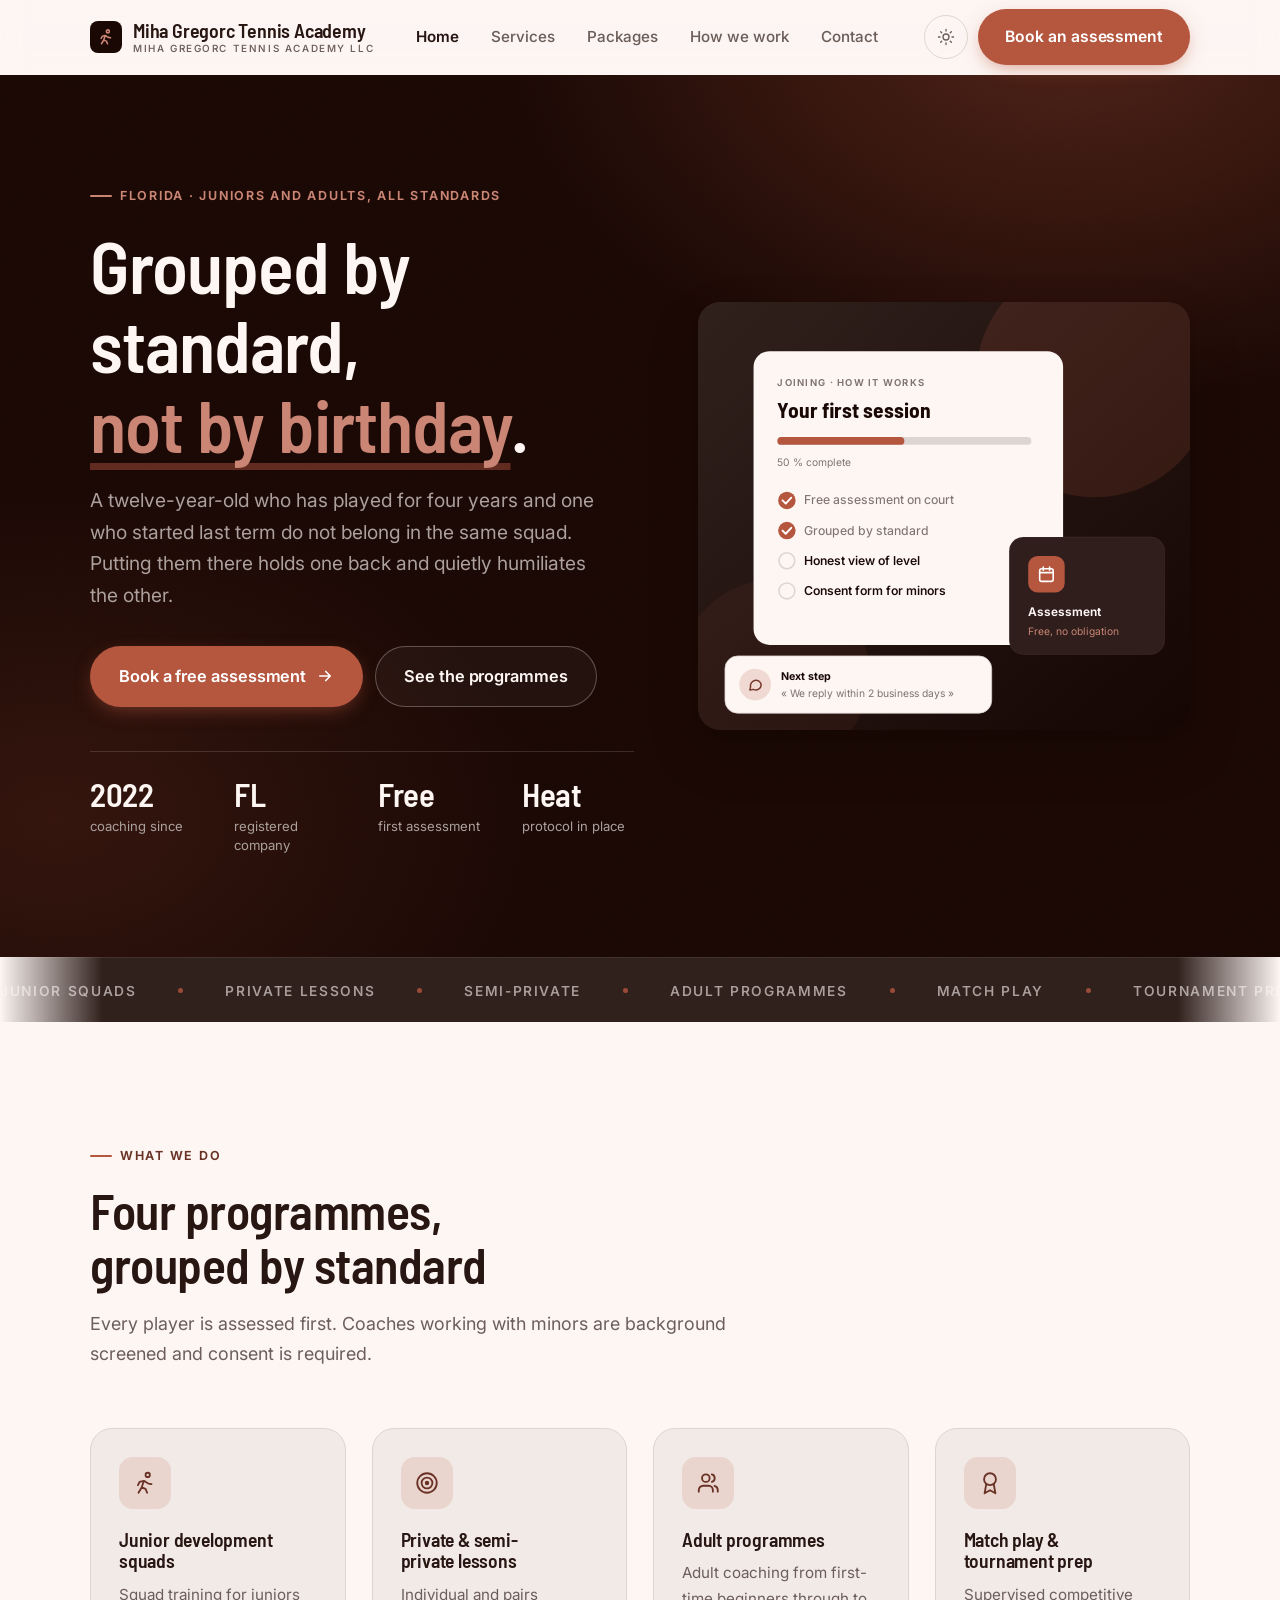
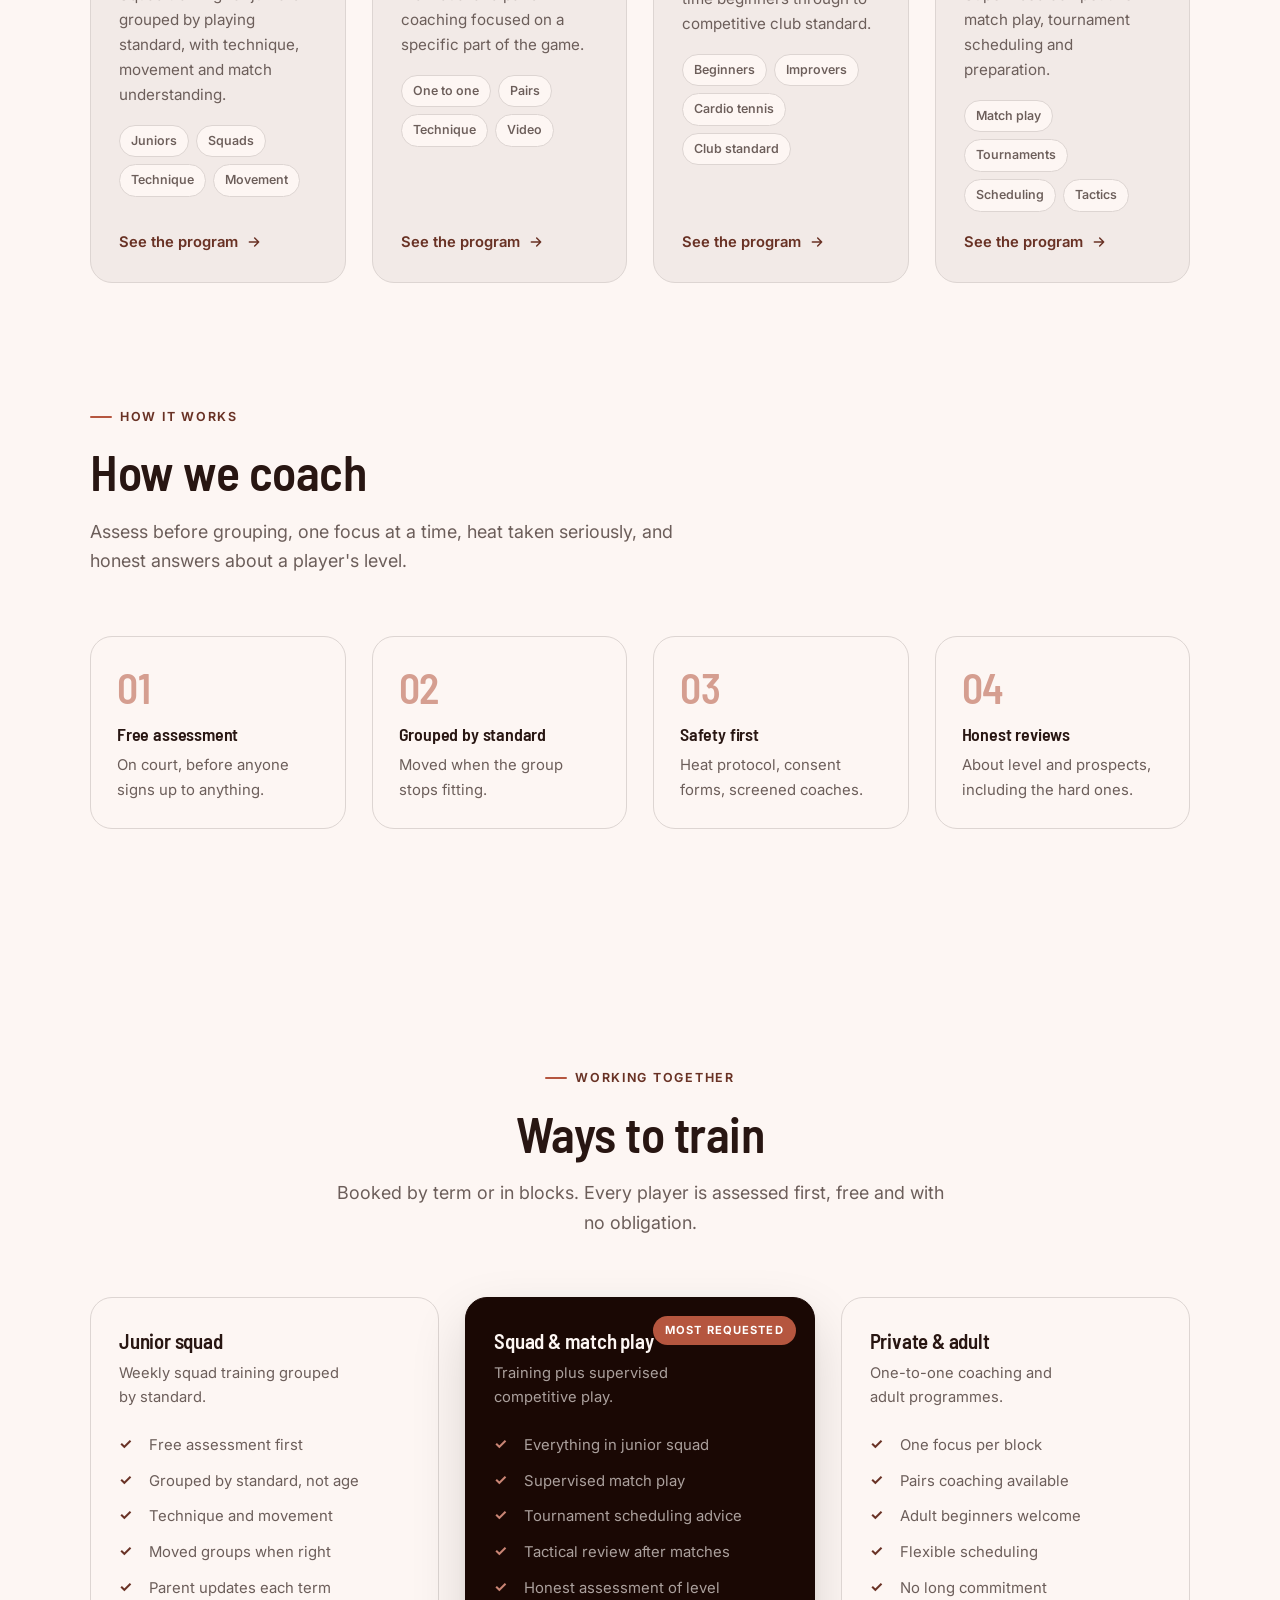
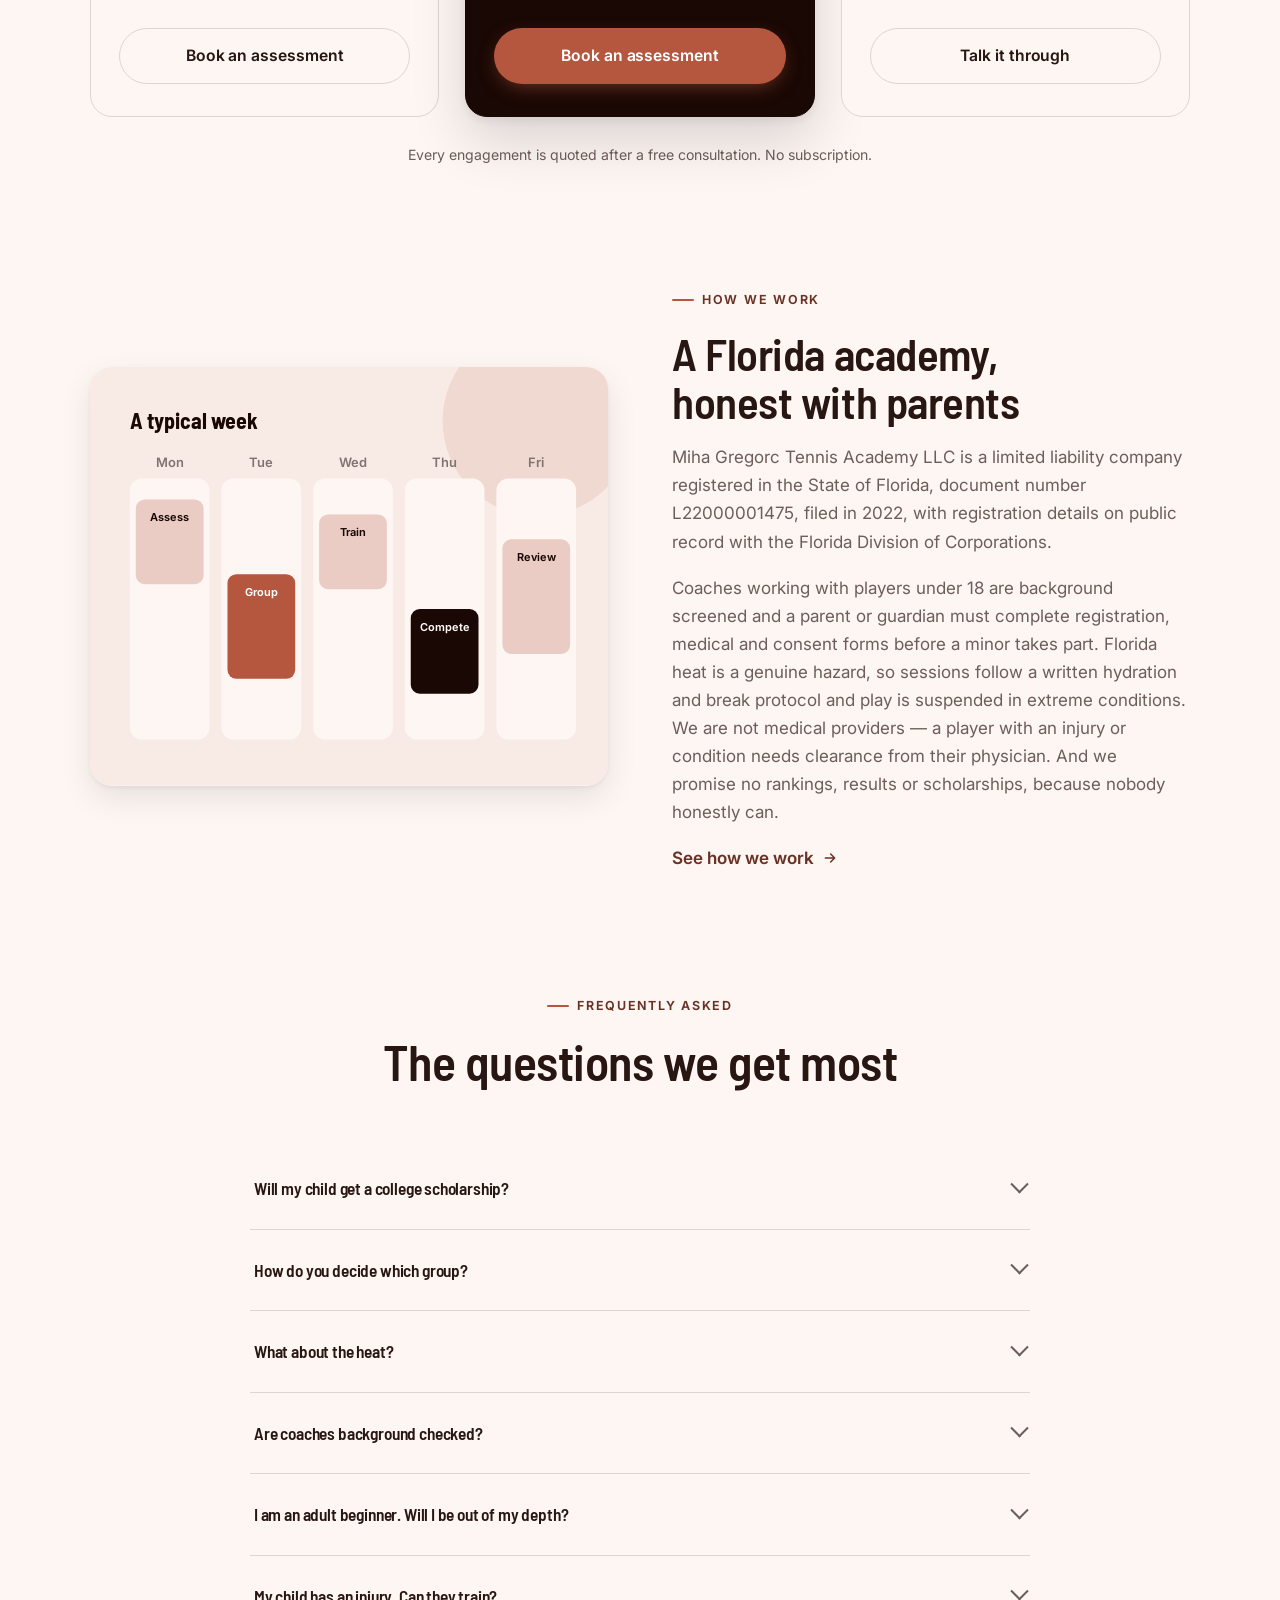
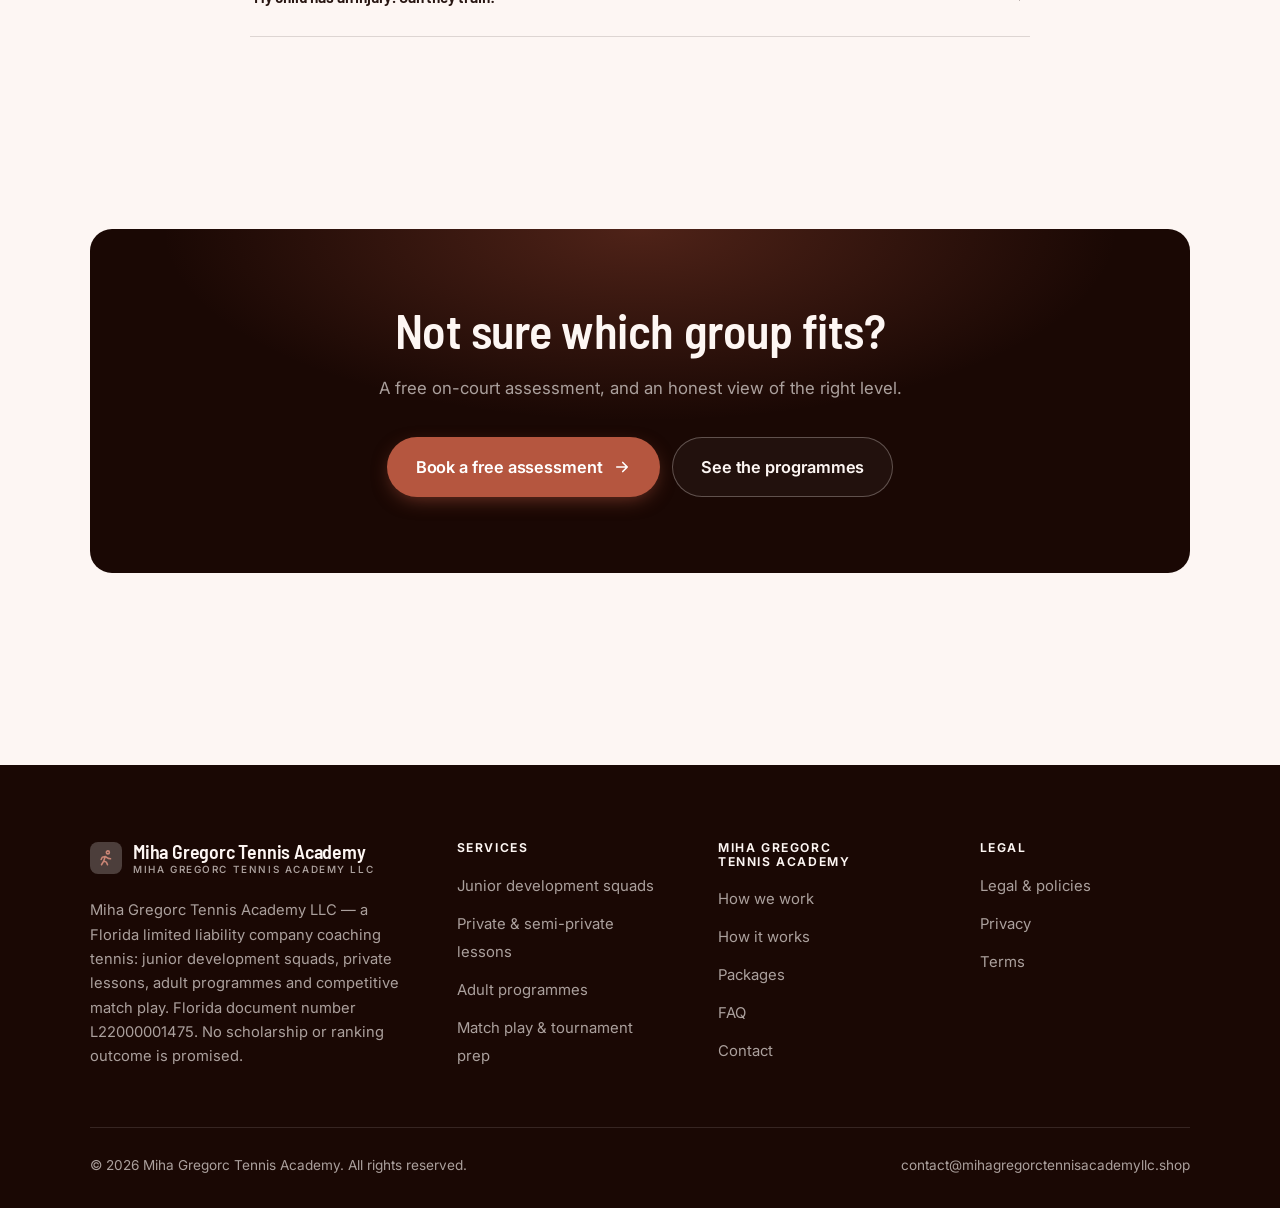
<file: index.html>
<!DOCTYPE html>
<html lang="en" class="no-js">
<head>
<meta charset="utf-8">
<meta name="viewport" content="width=device-width, initial-scale=1">
<title>Miha Gregorc Tennis Academy LLC — tennis coaching in Florida</title>
<meta name="description" content="Miha Gregorc Tennis Academy LLC, a Florida tennis academy: junior development squads, private lessons, adult programmes and supervised competitive match play.">
<link rel="canonical" href="https://mihagregorctennisacademyllc.shop/">

<meta property="og:type" content="website">
<meta property="og:url" content="https://mihagregorctennisacademyllc.shop/">
<meta property="og:site_name" content="Miha Gregorc Tennis Academy">
<meta property="og:locale" content="en_US">
<meta property="og:title" content="Miha Gregorc Tennis Academy LLC — tennis coaching in Florida">
<meta property="og:description" content="Miha Gregorc Tennis Academy LLC, a Florida tennis academy: junior development squads, private lessons, adult programmes and supervised competitive match play.">
<meta name="theme-color" content="#1a0804">

<link rel="icon" href="assets/img/favicon.svg" type="image/svg+xml">
<link rel="preconnect" href="https://fonts.googleapis.com">
<link rel="preconnect" href="https://fonts.gstatic.com" crossorigin>
<link rel="stylesheet" href="https://fonts.googleapis.com/css2?family=Barlow+Semi+Condensed:wght@400;500;600;700&family=Inter:wght@400..700&display=swap">
<link rel="stylesheet" href="assets/css/style.css">

<!-- Thème appliqué avant le premier rendu (évite le flash) -->
<script>
document.documentElement.classList.remove('no-js');
(function(){try{var t=localStorage.getItem('site-theme');if(t){document.documentElement.setAttribute('data-theme',t);}}catch(e){}})();
</script>
<script type="application/ld+json">
{
  "@context": "https://schema.org",
  "@type": "Organization",
  "name": "Miha Gregorc Tennis Academy",
  "url": "https://mihagregorctennisacademyllc.shop/",
  "email": "contact@mihagregorctennisacademyllc.shop",
  "description": "Miha Gregorc Tennis Academy LLC, a Florida tennis academy: junior development squads, private lessons, adult programmes and supervised competitive match play.",
  "areaServed": "US",
  "knowsLanguage": "en"
}
</script>
</head>

<body>
<a class="skip-link" href="#main">Skip to main content</a>

<header class="site-header">
  <nav class="wrap nav" aria-label="Main navigation">
    <a class="brand" href="index.html">
      <svg class="brand__mark" viewBox="0 0 64 64" aria-hidden="true">
        <rect class="bm-bg" width="64" height="64" rx="16"/>
        <g class="bm-ic" transform="translate(14 14) scale(1.5)" fill="none" stroke-width="2.1" stroke-linecap="round" stroke-linejoin="round"><circle cx="14.5" cy="4.5" r="2"/><path d="M6 21l3-5 3.5 1.5L14 21M9 16l2-6 4 2.5 3 .5M11 10l-4 1-1.5 3"/></g>
      </svg>
      <span>Miha Gregorc Tennis Academy<span class="brand__sub">Miha Gregorc Tennis Academy LLC</span></span>
    </a>

    <ul class="nav__links" id="nav-links">
      <li><a href="index.html" aria-current="page">Home</a></li>
      <li><a href="programs.html">Services</a></li>
      <li><a href="index.html#pricing">Packages</a></li>
      <li><a href="about.html">How we work</a></li>
      <li><a href="contact.html">Contact</a></li>
      <li><a class="btn btn--primary" href="contact.html">Book an assessment</a></li>
    </ul>

    <div class="nav__cta">
      <button class="theme-toggle" type="button" aria-label="Switch to dark theme">
        <svg class="icon-sun" viewBox="0 0 24 24" fill="none" stroke="currentColor" stroke-width="1.8" stroke-linecap="round" aria-hidden="true"><circle cx="12" cy="12" r="4"/><path d="M12 2v2m0 16v2M2 12h2m16 0h2M4.9 4.9l1.4 1.4m11.4 11.4 1.4 1.4M19.1 4.9l-1.4 1.4M6.3 17.7l-1.4 1.4"/></svg>
        <svg class="icon-moon" viewBox="0 0 24 24" fill="none" stroke="currentColor" stroke-width="1.8" stroke-linecap="round" stroke-linejoin="round" aria-hidden="true"><path d="M21 12.8A9 9 0 1 1 11.2 3a7 7 0 0 0 9.8 9.8z"/></svg>
      </button>
      <a class="btn btn--primary" href="contact.html">Book an assessment</a>
      <button class="nav__toggle" type="button" aria-expanded="false" aria-controls="nav-links" aria-label="Open menu">
        <svg class="icon-open" viewBox="0 0 24 24" fill="none" stroke="currentColor" stroke-width="2" stroke-linecap="round" aria-hidden="true"><path d="M3 6h18M3 12h18M3 18h18"/></svg>
        <svg class="icon-close" viewBox="0 0 24 24" fill="none" stroke="currentColor" stroke-width="2" stroke-linecap="round" aria-hidden="true"><path d="M6 6l12 12M18 6L6 18"/></svg>
      </button>
    </div>
  </nav>
</header>

<main id="main">

<section class="hero">
  <div class="wrap hero__inner">
    <div>
      <span class="eyebrow hero__eyebrow">Florida · Juniors and adults, all standards</span>
      <h1>Grouped by standard,<br> <em>not by birthday</em>.</h1>
      <p class="hero__lede">A twelve-year-old who has played for four years and one who started last term do not belong in the same squad. Putting them there holds one back and quietly humiliates the other.</p>

      <div class="hero__actions">
        <a class="btn btn--primary btn--lg" href="contact.html">Book a free assessment <svg viewBox="0 0 24 24" fill="none" stroke="currentColor" stroke-width="2.2" stroke-linecap="round" stroke-linejoin="round" aria-hidden="true"><path d="M5 12h14M13 6l6 6-6 6"/></svg></a>
        <a class="btn btn--on-dark btn--lg" href="programs.html">See the programmes</a>
      </div>

      <ul class="hero__proof">
        <li><span class="stat__num">2022</span><span class="stat__label">coaching since</span></li>
        <li><span class="stat__num">FL</span><span class="stat__label">registered company</span></li>
        <li><span class="stat__num">Free</span><span class="stat__label">first assessment</span></li>
        <li><span class="stat__num">Heat</span><span class="stat__label">protocol in place</span></li>
      </ul>
    </div>

    <div class="hero__art">
      <svg viewBox="0 0 620 540" role="img" aria-label="How joining Miha Gregorc Tennis Academy works, from free assessment to the right squad.">
        <defs>
          <linearGradient id="hbg" x1="0" y1="0" x2="1" y2="1">
            <stop offset="0" stop-color="#31211d"/><stop offset="1" stop-color="#150603"/>
          </linearGradient>
        </defs>
        <rect width="620" height="540" rx="22" fill="url(#hbg)"/>
        <circle cx="500" cy="96" r="150" fill="#b5563f" opacity=".16"/>
        <circle cx="96" cy="470" r="120" fill="#b5563f" opacity=".08"/>

        <g style="font-family: var(--font-body)">
          <!-- Carte programme -->
          <rect x="70" y="62" width="390" height="370" rx="20" fill="#fdf6f3"/>
          <text x="100" y="106" font-size="12" font-weight="650" letter-spacing="1.6" fill="#807370">JOINING · HOW IT WORKS</text>
          <text x="100" y="146" font-size="27" font-weight="700" fill="#1a0804" style="font-family: var(--font-display)">Your first session</text>
          <rect x="100" y="170" width="320" height="10" rx="5" fill="#ddd5d2"/>
          <rect x="100" y="170" width="160" height="10" rx="5" fill="#b5563f"/>
          <text x="100" y="206" font-size="13" fill="#807370">50 % complete</text>
          <circle cx="112" cy="250" r="11" fill="#b5563f"/><path d="M106.5 250l4 4 7-7.5" fill="none" stroke="#ffffff" stroke-width="2.4" stroke-linecap="round" stroke-linejoin="round"/><text x="134" y="255" font-size="15.5" fill="#807370" font-weight="450">Free assessment on court</text>
          <circle cx="112" cy="288" r="11" fill="#b5563f"/><path d="M106.5 288l4 4 7-7.5" fill="none" stroke="#ffffff" stroke-width="2.4" stroke-linecap="round" stroke-linejoin="round"/><text x="134" y="293" font-size="15.5" fill="#807370" font-weight="450">Grouped by standard</text>
          <circle cx="112" cy="326" r="10" fill="none" stroke="#ddd5d2" stroke-width="2"/><text x="134" y="331" font-size="15.5" fill="#1a0804" font-weight="560">Honest view of level</text>
          <circle cx="112" cy="364" r="10" fill="none" stroke="#ddd5d2" stroke-width="2"/><text x="134" y="369" font-size="15.5" fill="#1a0804" font-weight="560">Consent form for minors</text>

          <!-- Carte séance -->
          <rect x="392" y="296" width="196" height="148" rx="18" fill="#2f1e1b" stroke="#ffffff" stroke-opacity=".08"/>
          <rect x="416" y="320" width="46" height="46" rx="12" fill="#b5563f"/>
          <g transform="translate(427 331)" fill="none" stroke="#ffffff" color="#ffffff" stroke-width="2" stroke-linecap="round" stroke-linejoin="round"><rect x="3.5" y="5" width="17" height="16" rx="2.5"/><path d="M8 3v4M16 3v4M3.5 10h17"/></g>
          <text x="416" y="396" font-size="15" font-weight="650" fill="#fdf6f3">Assessment</text>
          <text x="416" y="420" font-size="13" fill="#ca8575">Free, no obligation</text>

          <!-- Retour du coach -->
          <rect x="34" y="446" width="336" height="72" rx="16" fill="#fdf6f3" stroke="#ddd5d2"/>
          <circle cx="72" cy="482" r="20" fill="#f0d9d3"/>
          <g transform="translate(62 472) scale(.84)" fill="none" stroke="#763829" stroke-width="2.2" stroke-linecap="round" stroke-linejoin="round"><path d="M21 12a8 8 0 0 1-11.6 7.1L4 20l1-4.6A8 8 0 1 1 21 12z"/></g>
          <text x="104" y="476" font-size="13.5" font-weight="700" fill="#1a0804">Next step</text>
          <text x="104" y="498" font-size="13" fill="#807370">« We reply within 2 business days »</text>
        </g>
      </svg>
    </div>
  </div>
</section>

<div class="marquee" aria-hidden="true">
  <div class="marquee__track"><span>Junior squads</span><span>Private lessons</span><span>Semi-private</span><span>Adult programmes</span><span>Match play</span><span>Tournament prep</span><span>Technique</span><span>Movement</span><span>Heat protocol</span><span>Background screened</span><span>Junior squads</span><span>Private lessons</span><span>Semi-private</span><span>Adult programmes</span><span>Match play</span><span>Tournament prep</span><span>Technique</span><span>Movement</span><span>Heat protocol</span><span>Background screened</span></div>
</div>

<section class="section wrap" id="programs">
  <div class="section-head reveal">
    <span class="eyebrow">What we do</span>
    <h2>Four programmes, grouped by standard</h2>
    <p>Every player is assessed first. Coaches working with minors are background screened and consent is required.</p>
  </div>
  <div class="grid grid--4 reveal-group">
    <a class="card" href="programs.html#juniors">
      <div class="card__icon"><svg viewBox="0 0 24 24" fill="none" stroke="currentColor" stroke-width="1.7" stroke-linecap="round" stroke-linejoin="round" aria-hidden="true"><circle cx="14.5" cy="4.5" r="2"/><path d="M6 21l3-5 3.5 1.5L14 21M9 16l2-6 4 2.5 3 .5M11 10l-4 1-1.5 3"/></svg></div>
      <h3>Junior development squads</h3>
      <p>Squad training for juniors grouped by playing standard, with technique, movement and match understanding.</p>
      <ul class="tags"><li>Juniors</li><li>Squads</li><li>Technique</li><li>Movement</li></ul>
      <span class="arrow-link">See the program <svg viewBox="0 0 24 24" fill="none" stroke="currentColor" stroke-width="2.2" stroke-linecap="round" stroke-linejoin="round" aria-hidden="true"><path d="M5 12h14M13 6l6 6-6 6"/></svg></span>
    </a>
    <a class="card" href="programs.html#private">
      <div class="card__icon"><svg viewBox="0 0 24 24" fill="none" stroke="currentColor" stroke-width="1.7" stroke-linecap="round" stroke-linejoin="round" aria-hidden="true"><circle cx="12" cy="12" r="9"/><circle cx="12" cy="12" r="5"/><circle cx="12" cy="12" r="1.2" fill="currentColor"/></svg></div>
      <h3>Private &amp; semi-private lessons</h3>
      <p>Individual and pairs coaching focused on a specific part of the game.</p>
      <ul class="tags"><li>One to one</li><li>Pairs</li><li>Technique</li><li>Video</li></ul>
      <span class="arrow-link">See the program <svg viewBox="0 0 24 24" fill="none" stroke="currentColor" stroke-width="2.2" stroke-linecap="round" stroke-linejoin="round" aria-hidden="true"><path d="M5 12h14M13 6l6 6-6 6"/></svg></span>
    </a>
    <a class="card" href="programs.html#adults">
      <div class="card__icon"><svg viewBox="0 0 24 24" fill="none" stroke="currentColor" stroke-width="1.7" stroke-linecap="round" stroke-linejoin="round" aria-hidden="true"><path d="M16.5 20v-1.5a4 4 0 0 0-4-4h-5a4 4 0 0 0-4 4V20"/><circle cx="10" cy="7.5" r="3.5"/><path d="M21 20v-1.5a4 4 0 0 0-3-3.9M15.5 4.1a3.5 3.5 0 0 1 0 6.8"/></svg></div>
      <h3>Adult programmes</h3>
      <p>Adult coaching from first-time beginners through to competitive club standard.</p>
      <ul class="tags"><li>Beginners</li><li>Improvers</li><li>Cardio tennis</li><li>Club standard</li></ul>
      <span class="arrow-link">See the program <svg viewBox="0 0 24 24" fill="none" stroke="currentColor" stroke-width="2.2" stroke-linecap="round" stroke-linejoin="round" aria-hidden="true"><path d="M5 12h14M13 6l6 6-6 6"/></svg></span>
    </a>
    <a class="card" href="programs.html#competitive">
      <div class="card__icon"><svg viewBox="0 0 24 24" fill="none" stroke="currentColor" stroke-width="1.7" stroke-linecap="round" stroke-linejoin="round" aria-hidden="true"><circle cx="12" cy="8.5" r="5.5"/><path d="M8.5 13.2 7 21.5l5-2.8 5 2.8-1.5-8.3"/></svg></div>
      <h3>Match play &amp; tournament prep</h3>
      <p>Supervised competitive match play, tournament scheduling and preparation.</p>
      <ul class="tags"><li>Match play</li><li>Tournaments</li><li>Scheduling</li><li>Tactics</li></ul>
      <span class="arrow-link">See the program <svg viewBox="0 0 24 24" fill="none" stroke="currentColor" stroke-width="2.2" stroke-linecap="round" stroke-linejoin="round" aria-hidden="true"><path d="M5 12h14M13 6l6 6-6 6"/></svg></span>
    </a>
  </div>
</section>

<section class="section section--flush wrap" id="how-it-works">
  <div class="section-head reveal">
    <span class="eyebrow">How it works</span>
    <h2>How we coach</h2>
    <p>Assess before grouping, one focus at a time, heat taken seriously, and honest answers about a player's level.</p>
  </div>
  <div class="grid grid--4 steps reveal-group">
    <article class="step">
      <h3>Free assessment</h3>
      <p>On court, before anyone signs up to anything.</p>
    </article>
    <article class="step">
      <h3>Grouped by standard</h3>
      <p>Moved when the group stops fitting.</p>
    </article>
    <article class="step">
      <h3>Safety first</h3>
      <p>Heat protocol, consent forms, screened coaches.</p>
    </article>
    <article class="step">
      <h3>Honest reviews</h3>
      <p>About level and prospects, including the hard ones.</p>
    </article>
  </div>
</section>

<section class="section wrap" id="pricing">
  <div class="section-head section-head--center reveal">
    <span class="eyebrow">Working together</span>
    <h2>Ways to train</h2>
    <p>Booked by term or in blocks. Every player is assessed first, free and with no obligation.</p>
  </div>
  <div class="grid grid--3 plans reveal-group">
    <article class="plan">
      
      <h3>Junior squad</h3>
      <p class="plan__desc">Weekly squad training grouped by standard.</p>
      
      <ul class="plan__features">
        <li>Free assessment first</li>
        <li>Grouped by standard, not age</li>
        <li>Technique and movement</li>
        <li>Moved groups when right</li>
        <li>Parent updates each term</li>
      </ul>
      <a class="btn btn--ghost btn--block" href="contact.html">Book an assessment</a>
    </article>
    <article class="plan plan--featured">
      <span class="plan__tag">Most requested</span>
      <h3>Squad &amp; match play</h3>
      <p class="plan__desc">Training plus supervised competitive play.</p>
      
      <ul class="plan__features">
        <li>Everything in junior squad</li>
        <li>Supervised match play</li>
        <li>Tournament scheduling advice</li>
        <li>Tactical review after matches</li>
        <li>Honest assessment of level</li>
      </ul>
      <a class="btn btn--primary btn--block" href="contact.html">Book an assessment</a>
    </article>
    <article class="plan">
      
      <h3>Private &amp; adult</h3>
      <p class="plan__desc">One-to-one coaching and adult programmes.</p>
      
      <ul class="plan__features">
        <li>One focus per block</li>
        <li>Pairs coaching available</li>
        <li>Adult beginners welcome</li>
        <li>Flexible scheduling</li>
        <li>No long commitment</li>
      </ul>
      <a class="btn btn--ghost btn--block" href="contact.html">Talk it through</a>
    </article>
  </div>
  <p class="plans-note">Every engagement is quoted after a free consultation. No subscription.</p>
</section>

<section class="section section--flush wrap">
  <div class="split reveal">
    <div class="split__art">
      <svg viewBox="0 0 520 420" role="img" aria-label="Example of a typical week: Assess, Group, Train, Compete, Review.">
        <rect width="520" height="420" rx="20" fill="#f8ebe6"/>
        <circle cx="450" cy="54" r="96" fill="#b5563f" opacity=".12"/>
        <g style="font-family: var(--font-body)">
        <text x="40" y="62" font-size="22" font-weight="700" fill="#1a0804" style="font-family: var(--font-display)">A typical week</text>
        <text x="80" y="100" text-anchor="middle" font-size="13" font-weight="600" fill="#807370">Mon</text>
        <rect x="40" y="112" width="80" height="262" rx="12" fill="#fdf6f3"/>
        <rect x="46" y="133" width="68" height="85" rx="9" fill="#eaccc4"/>
        <text x="80" y="155" text-anchor="middle" font-size="11" font-weight="650" fill="#1a0804">Assess</text>
        <text x="172" y="100" text-anchor="middle" font-size="13" font-weight="600" fill="#807370">Tue</text>
        <rect x="132" y="112" width="80" height="262" rx="12" fill="#fdf6f3"/>
        <rect x="138" y="208" width="68" height="105" rx="9" fill="#b5563f"/>
        <text x="172" y="230" text-anchor="middle" font-size="11" font-weight="650" fill="#ffffff">Group</text>
        <text x="264" y="100" text-anchor="middle" font-size="13" font-weight="600" fill="#807370">Wed</text>
        <rect x="224" y="112" width="80" height="262" rx="12" fill="#fdf6f3"/>
        <rect x="230" y="148" width="68" height="75" rx="9" fill="#eaccc4"/>
        <text x="264" y="170" text-anchor="middle" font-size="11" font-weight="650" fill="#1a0804">Train</text>
        <text x="356" y="100" text-anchor="middle" font-size="13" font-weight="600" fill="#807370">Thu</text>
        <rect x="316" y="112" width="80" height="262" rx="12" fill="#fdf6f3"/>
        <rect x="322" y="243" width="68" height="85" rx="9" fill="#1a0804"/>
        <text x="356" y="265" text-anchor="middle" font-size="11" font-weight="650" fill="#fdf6f3">Compete</text>
        <text x="448" y="100" text-anchor="middle" font-size="13" font-weight="600" fill="#807370">Fri</text>
        <rect x="408" y="112" width="80" height="262" rx="12" fill="#fdf6f3"/>
        <rect x="414" y="173" width="68" height="115" rx="9" fill="#eaccc4"/>
        <text x="448" y="195" text-anchor="middle" font-size="11" font-weight="650" fill="#1a0804">Review</text>
        </g>
      </svg>
    </div>
    <div>
      <span class="eyebrow">How we work</span>
      <h2>A Florida academy, honest with parents</h2>
      <p>Miha Gregorc Tennis Academy LLC is a limited liability company registered in the State of Florida, document number L22000001475, filed in 2022, with registration details on public record with the Florida Division of Corporations.</p>
      <p>Coaches working with players under 18 are background screened and a parent or guardian must complete registration, medical and consent forms before a minor takes part. Florida heat is a genuine hazard, so sessions follow a written hydration and break protocol and play is suspended in extreme conditions. We are not medical providers — a player with an injury or condition needs clearance from their physician. And we promise no rankings, results or scholarships, because nobody honestly can.</p>
      <p><a class="arrow-link" href="about.html">See how we work <svg viewBox="0 0 24 24" fill="none" stroke="currentColor" stroke-width="2.2" stroke-linecap="round" stroke-linejoin="round" aria-hidden="true"><path d="M5 12h14M13 6l6 6-6 6"/></svg></a></p>
    </div>
  </div>
</section>

<section class="section section--flush wrap" id="faq">
  <div class="section-head section-head--center reveal">
    <span class="eyebrow">Frequently asked</span>
    <h2>The questions we get most</h2>
  </div>
  <div class="faq reveal">
    <details>
      <summary>Will my child get a college scholarship?</summary>
      <p>We will never promise that, and be wary of any academy that does. We will give you an honest assessment of where your child stands and what the realistic path looks like, which is more useful.</p>
    </details>
    <details>
      <summary>How do you decide which group?</summary>
      <p>By a free on-court assessment, and by standard rather than age. We also move players between groups when the fit changes, and we will tell you why.</p>
    </details>
    <details>
      <summary>What about the heat?</summary>
      <p>Taken seriously. There is a written hydration and break protocol, and play is suspended in extreme conditions. Any player showing signs of heat illness is removed and not returned the same day.</p>
    </details>
    <details>
      <summary>Are coaches background checked?</summary>
      <p>Yes, for anyone working with minors, and a parent or guardian completes consent and medical forms before a child participates. Ask any academy this question.</p>
    </details>
    <details>
      <summary>I am an adult beginner. Will I be out of my depth?</summary>
      <p>No. Beginner sessions are genuinely for beginners, and adults starting later are our most common new players.</p>
    </details>
    <details>
      <summary>My child has an injury. Can they train?</summary>
      <p>Not without clearance from their physician. We are coaches, not medical providers, and we will not work around an injury we are not qualified to assess.</p>
    </details>
  </div>
</section>

<section class="wrap section--tight">
  <div class="cta-band reveal">
    <h2>Not sure which group fits?</h2>
    <p>A free on-court assessment, and an honest view of the right level.</p>
    <div class="hero__actions">
      <a class="btn btn--primary btn--lg" href="contact.html">Book a free assessment <svg viewBox="0 0 24 24" fill="none" stroke="currentColor" stroke-width="2.2" stroke-linecap="round" stroke-linejoin="round" aria-hidden="true"><path d="M5 12h14M13 6l6 6-6 6"/></svg></a>
      <a class="btn btn--on-dark btn--lg" href="programs.html">See the programmes</a>
    </div>
  </div>
</section>

</main>

<footer class="site-footer">
  <div class="wrap">
    <div class="footer__grid">
      <div class="footer__brand">
        <a class="brand" href="index.html">
          <svg class="brand__mark" viewBox="0 0 64 64" aria-hidden="true">
        <rect class="bm-bg" width="64" height="64" rx="16"/>
        <g class="bm-ic" transform="translate(14 14) scale(1.5)" fill="none" stroke-width="2.1" stroke-linecap="round" stroke-linejoin="round"><circle cx="14.5" cy="4.5" r="2"/><path d="M6 21l3-5 3.5 1.5L14 21M9 16l2-6 4 2.5 3 .5M11 10l-4 1-1.5 3"/></g>
      </svg>
          <span>Miha Gregorc Tennis Academy<span class="brand__sub">Miha Gregorc Tennis Academy LLC</span></span>
        </a>
        <p>Miha Gregorc Tennis Academy LLC — a Florida limited liability company coaching tennis: junior development squads, private lessons, adult programmes and competitive match play. Florida document number L22000001475. No scholarship or ranking outcome is promised.</p>
      </div>

      <div class="footer__col">
        <h4>Services</h4>
        <ul>
          <li><a href="programs.html#juniors">Junior development squads</a></li>
          <li><a href="programs.html#private">Private &amp; semi-private lessons</a></li>
          <li><a href="programs.html#adults">Adult programmes</a></li>
          <li><a href="programs.html#competitive">Match play &amp; tournament prep</a></li>
        </ul>
      </div>

      <div class="footer__col">
        <h4>Miha Gregorc Tennis Academy</h4>
        <ul>
          <li><a href="about.html">How we work</a></li>
          <li><a href="index.html#how-it-works">How it works</a></li>
          <li><a href="index.html#pricing">Packages</a></li>
          <li><a href="index.html#faq">FAQ</a></li>
          <li><a href="contact.html">Contact</a></li>
        </ul>
      </div>

      <div class="footer__col">
        <h4>Legal</h4>
        <ul>
          <li><a href="legal.html">Legal &amp; policies</a></li>
          <li><a href="legal.html#privacy">Privacy</a></li>
          <li><a href="legal.html#terms">Terms</a></li>
        </ul>
      </div>
    </div>

    <div class="footer__bottom">
      <p>© <span data-year>2026</span> Miha Gregorc Tennis Academy. All rights reserved.</p>
      <p><a href="mailto:contact@mihagregorctennisacademyllc.shop">contact@mihagregorctennisacademyllc.shop</a></p>
    </div>
  </div>
</footer>

<script src="assets/js/main.js" defer></script>
</body>
</html>
</file>
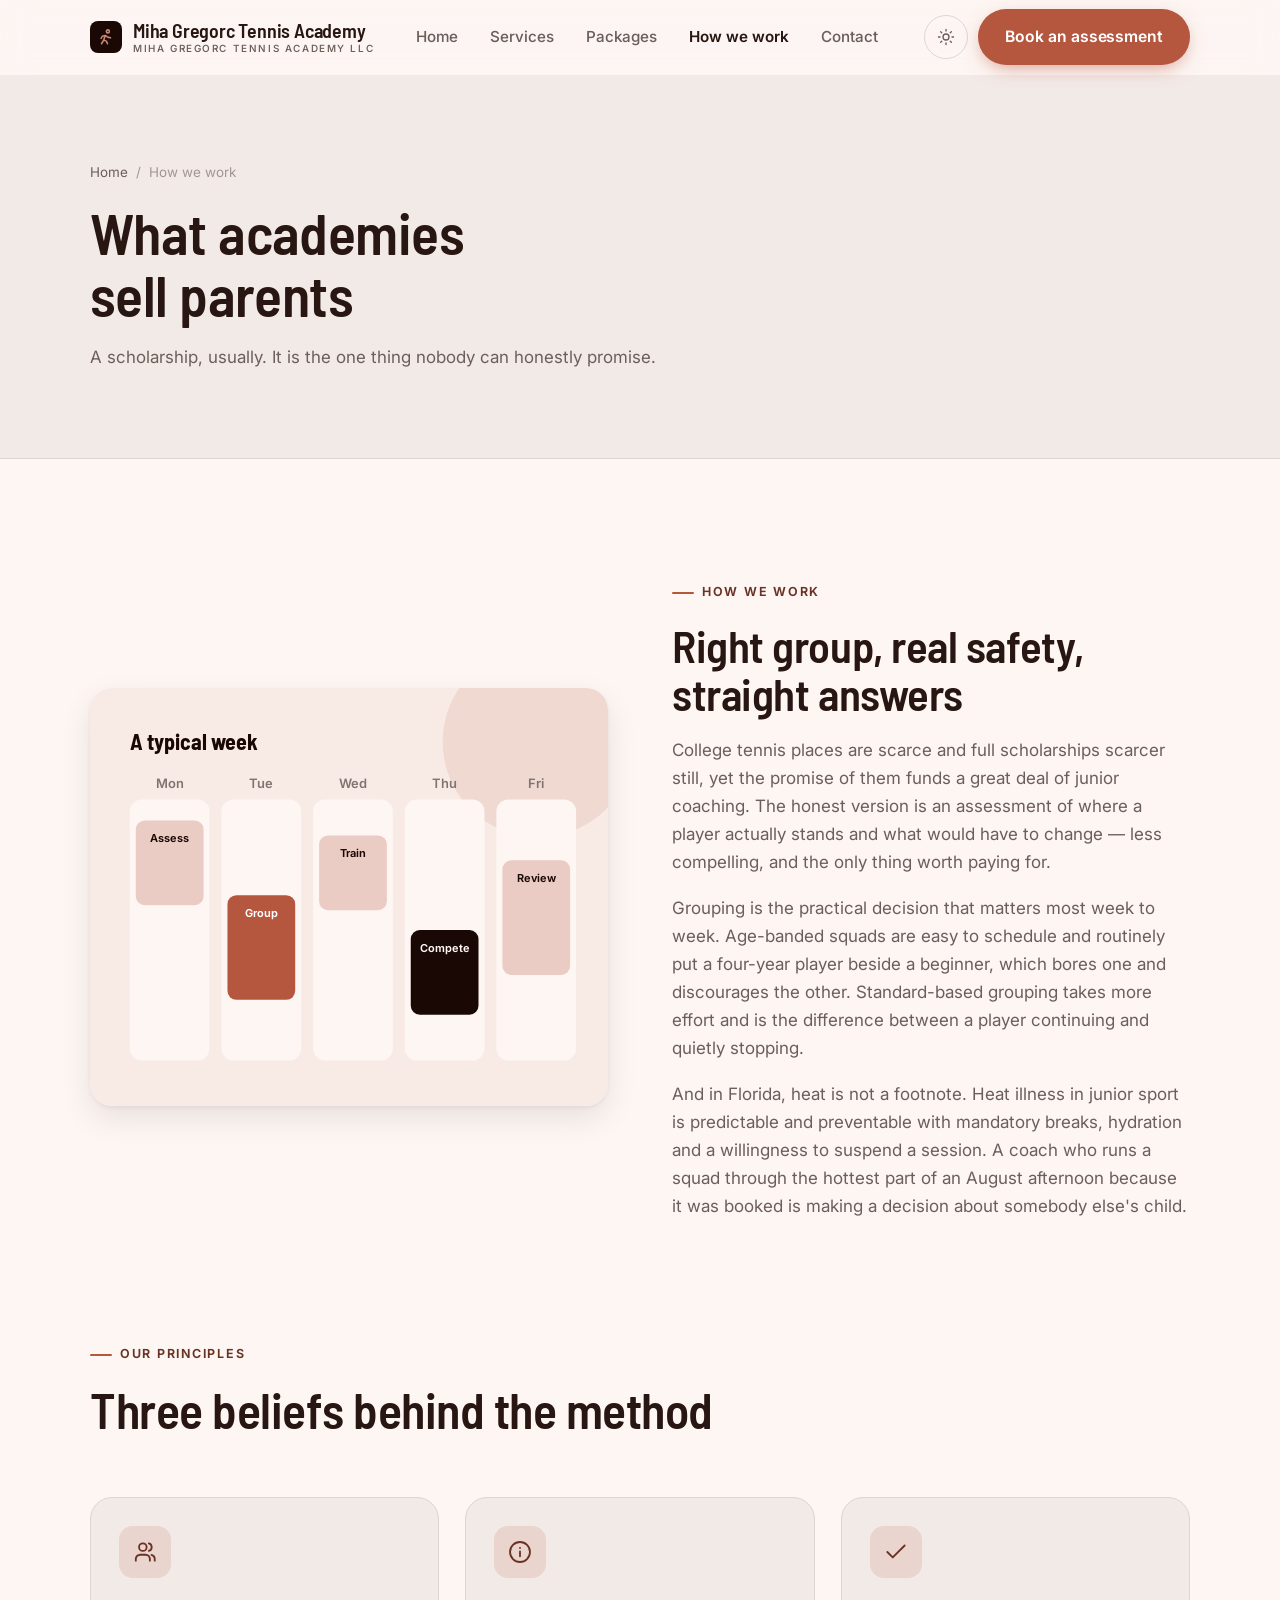
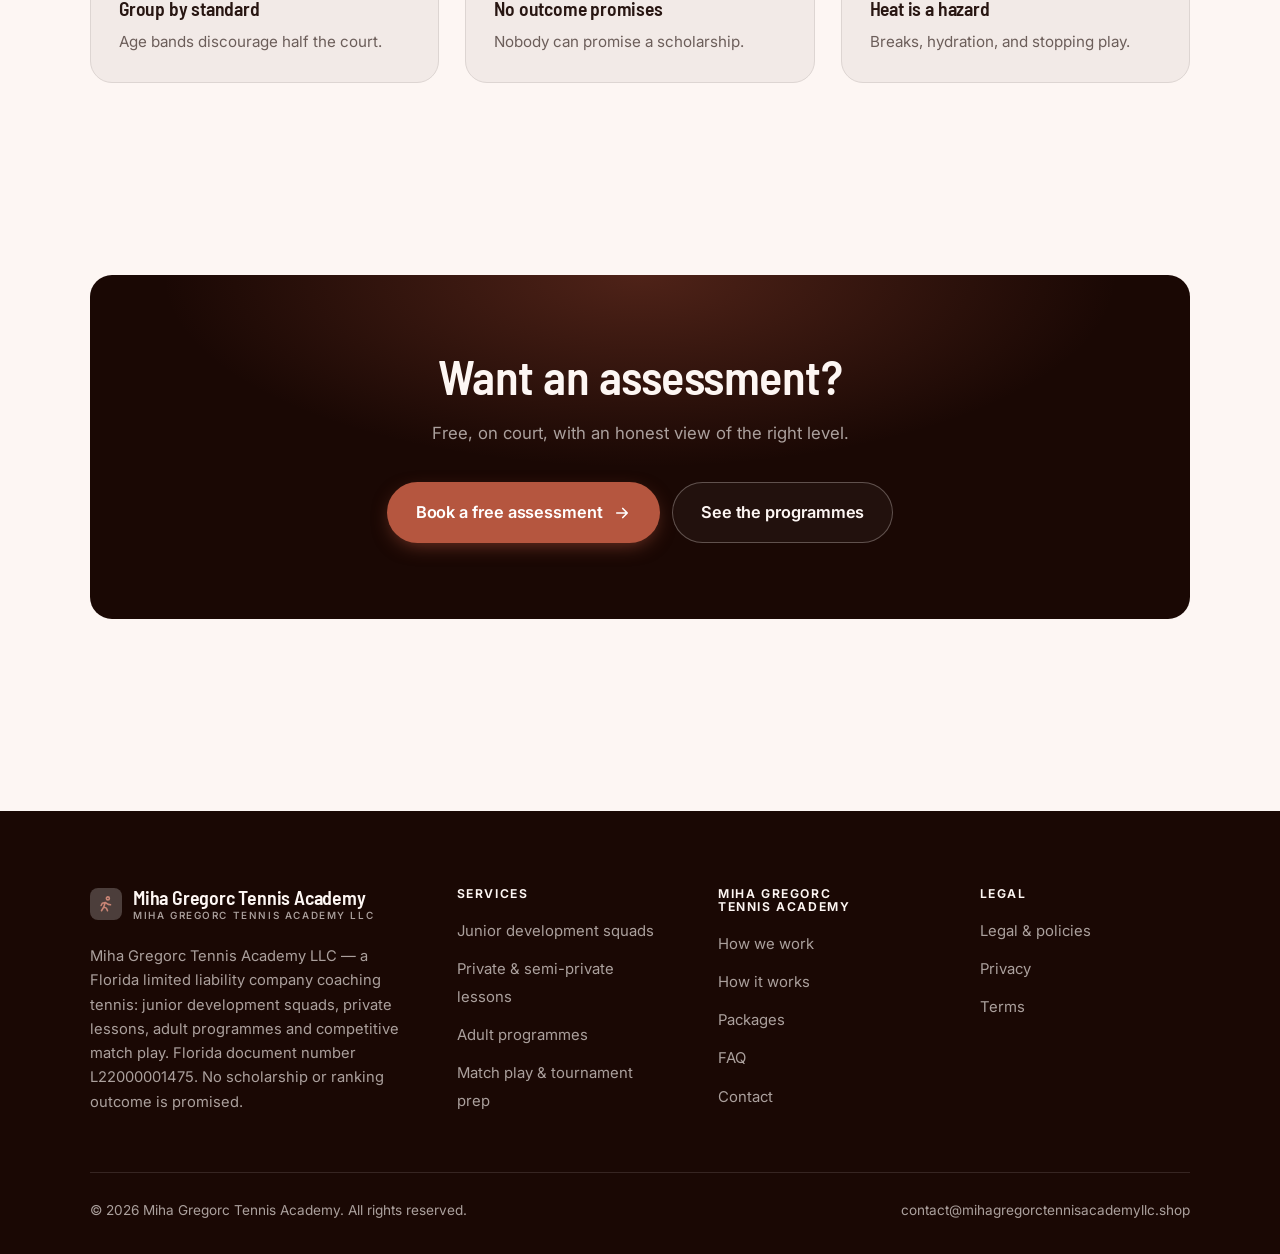
<file: about.html>
<!DOCTYPE html>
<html lang="en" class="no-js">
<head>
<meta charset="utf-8">
<meta name="viewport" content="width=device-width, initial-scale=1">
<title>How we work — Miha Gregorc Tennis Academy</title>
<meta name="description" content="About Miha Gregorc Tennis Academy LLC, a Florida tennis academy, document number L22000001475.">
<link rel="canonical" href="https://mihagregorctennisacademyllc.shop/about.html">

<meta property="og:type" content="website">
<meta property="og:url" content="https://mihagregorctennisacademyllc.shop/about.html">
<meta property="og:site_name" content="Miha Gregorc Tennis Academy">
<meta property="og:locale" content="en_US">
<meta property="og:title" content="How we work — Miha Gregorc Tennis Academy">
<meta property="og:description" content="About Miha Gregorc Tennis Academy LLC, a Florida tennis academy, document number L22000001475.">
<meta name="theme-color" content="#1a0804">

<link rel="icon" href="assets/img/favicon.svg" type="image/svg+xml">
<link rel="preconnect" href="https://fonts.googleapis.com">
<link rel="preconnect" href="https://fonts.gstatic.com" crossorigin>
<link rel="stylesheet" href="https://fonts.googleapis.com/css2?family=Barlow+Semi+Condensed:wght@400;500;600;700&family=Inter:wght@400..700&display=swap">
<link rel="stylesheet" href="assets/css/style.css">

<!-- Thème appliqué avant le premier rendu (évite le flash) -->
<script>
document.documentElement.classList.remove('no-js');
(function(){try{var t=localStorage.getItem('site-theme');if(t){document.documentElement.setAttribute('data-theme',t);}}catch(e){}})();
</script>
</head>

<body>
<a class="skip-link" href="#main">Skip to main content</a>

<header class="site-header">
  <nav class="wrap nav" aria-label="Main navigation">
    <a class="brand" href="index.html">
      <svg class="brand__mark" viewBox="0 0 64 64" aria-hidden="true">
        <rect class="bm-bg" width="64" height="64" rx="16"/>
        <g class="bm-ic" transform="translate(14 14) scale(1.5)" fill="none" stroke-width="2.1" stroke-linecap="round" stroke-linejoin="round"><circle cx="14.5" cy="4.5" r="2"/><path d="M6 21l3-5 3.5 1.5L14 21M9 16l2-6 4 2.5 3 .5M11 10l-4 1-1.5 3"/></g>
      </svg>
      <span>Miha Gregorc Tennis Academy<span class="brand__sub">Miha Gregorc Tennis Academy LLC</span></span>
    </a>

    <ul class="nav__links" id="nav-links">
      <li><a href="index.html">Home</a></li>
      <li><a href="programs.html">Services</a></li>
      <li><a href="index.html#pricing">Packages</a></li>
      <li><a href="about.html" aria-current="page">How we work</a></li>
      <li><a href="contact.html">Contact</a></li>
      <li><a class="btn btn--primary" href="contact.html">Book an assessment</a></li>
    </ul>

    <div class="nav__cta">
      <button class="theme-toggle" type="button" aria-label="Switch to dark theme">
        <svg class="icon-sun" viewBox="0 0 24 24" fill="none" stroke="currentColor" stroke-width="1.8" stroke-linecap="round" aria-hidden="true"><circle cx="12" cy="12" r="4"/><path d="M12 2v2m0 16v2M2 12h2m16 0h2M4.9 4.9l1.4 1.4m11.4 11.4 1.4 1.4M19.1 4.9l-1.4 1.4M6.3 17.7l-1.4 1.4"/></svg>
        <svg class="icon-moon" viewBox="0 0 24 24" fill="none" stroke="currentColor" stroke-width="1.8" stroke-linecap="round" stroke-linejoin="round" aria-hidden="true"><path d="M21 12.8A9 9 0 1 1 11.2 3a7 7 0 0 0 9.8 9.8z"/></svg>
      </button>
      <a class="btn btn--primary" href="contact.html">Book an assessment</a>
      <button class="nav__toggle" type="button" aria-expanded="false" aria-controls="nav-links" aria-label="Open menu">
        <svg class="icon-open" viewBox="0 0 24 24" fill="none" stroke="currentColor" stroke-width="2" stroke-linecap="round" aria-hidden="true"><path d="M3 6h18M3 12h18M3 18h18"/></svg>
        <svg class="icon-close" viewBox="0 0 24 24" fill="none" stroke="currentColor" stroke-width="2" stroke-linecap="round" aria-hidden="true"><path d="M6 6l12 12M18 6L6 18"/></svg>
      </button>
    </div>
  </nav>
</header>

<main id="main">

<section class="page-head">
  <div class="wrap">
    <nav class="breadcrumb" aria-label="Breadcrumb">
      <a href="index.html">Home</a><span>/</span><span aria-current="page">How we work</span>
    </nav>
    <h1>What academies sell parents</h1>
    <p>A scholarship, usually. It is the one thing nobody can honestly promise.</p>
  </div>
</section>

<section class="section wrap">
  <div class="split reveal">
    <div class="split__art">
      <svg viewBox="0 0 520 420" role="img" aria-label="Example of a typical week: Assess, Group, Train, Compete, Review.">
        <rect width="520" height="420" rx="20" fill="#f8ebe6"/>
        <circle cx="450" cy="54" r="96" fill="#b5563f" opacity=".12"/>
        <g style="font-family: var(--font-body)">
        <text x="40" y="62" font-size="22" font-weight="700" fill="#1a0804" style="font-family: var(--font-display)">A typical week</text>
        <text x="80" y="100" text-anchor="middle" font-size="13" font-weight="600" fill="#807370">Mon</text>
        <rect x="40" y="112" width="80" height="262" rx="12" fill="#fdf6f3"/>
        <rect x="46" y="133" width="68" height="85" rx="9" fill="#eaccc4"/>
        <text x="80" y="155" text-anchor="middle" font-size="11" font-weight="650" fill="#1a0804">Assess</text>
        <text x="172" y="100" text-anchor="middle" font-size="13" font-weight="600" fill="#807370">Tue</text>
        <rect x="132" y="112" width="80" height="262" rx="12" fill="#fdf6f3"/>
        <rect x="138" y="208" width="68" height="105" rx="9" fill="#b5563f"/>
        <text x="172" y="230" text-anchor="middle" font-size="11" font-weight="650" fill="#ffffff">Group</text>
        <text x="264" y="100" text-anchor="middle" font-size="13" font-weight="600" fill="#807370">Wed</text>
        <rect x="224" y="112" width="80" height="262" rx="12" fill="#fdf6f3"/>
        <rect x="230" y="148" width="68" height="75" rx="9" fill="#eaccc4"/>
        <text x="264" y="170" text-anchor="middle" font-size="11" font-weight="650" fill="#1a0804">Train</text>
        <text x="356" y="100" text-anchor="middle" font-size="13" font-weight="600" fill="#807370">Thu</text>
        <rect x="316" y="112" width="80" height="262" rx="12" fill="#fdf6f3"/>
        <rect x="322" y="243" width="68" height="85" rx="9" fill="#1a0804"/>
        <text x="356" y="265" text-anchor="middle" font-size="11" font-weight="650" fill="#fdf6f3">Compete</text>
        <text x="448" y="100" text-anchor="middle" font-size="13" font-weight="600" fill="#807370">Fri</text>
        <rect x="408" y="112" width="80" height="262" rx="12" fill="#fdf6f3"/>
        <rect x="414" y="173" width="68" height="115" rx="9" fill="#eaccc4"/>
        <text x="448" y="195" text-anchor="middle" font-size="11" font-weight="650" fill="#1a0804">Review</text>
        </g>
      </svg>
    </div>
    <div>
      <span class="eyebrow">How we work</span>
      <h2>Right group, real safety, straight answers</h2>
      <p>College tennis places are scarce and full scholarships scarcer still, yet the promise of them funds a great deal of junior coaching. The honest version is an assessment of where a player actually stands and what would have to change — less compelling, and the only thing worth paying for.</p>
      <p>Grouping is the practical decision that matters most week to week. Age-banded squads are easy to schedule and routinely put a four-year player beside a beginner, which bores one and discourages the other. Standard-based grouping takes more effort and is the difference between a player continuing and quietly stopping.</p>
      <p>And in Florida, heat is not a footnote. Heat illness in junior sport is predictable and preventable with mandatory breaks, hydration and a willingness to suspend a session. A coach who runs a squad through the hottest part of an August afternoon because it was booked is making a decision about somebody else's child.</p>
      <!--
        TO DO: add a short introduction of the coach (name, real background),
        with a photo if possible. Do not invent credentials — see README.md.
      -->
    </div>
  </div>
</section>

<section class="section section--flush wrap">
  <div class="section-head reveal">
    <span class="eyebrow">Our principles</span>
    <h2>Three beliefs behind the method</h2>
  </div>
  <div class="grid grid--3 reveal-group">
    <article class="card">
      <div class="card__icon"><svg viewBox="0 0 24 24" fill="none" stroke="currentColor" stroke-width="1.7" stroke-linecap="round" stroke-linejoin="round" aria-hidden="true"><path d="M16.5 20v-1.5a4 4 0 0 0-4-4h-5a4 4 0 0 0-4 4V20"/><circle cx="10" cy="7.5" r="3.5"/><path d="M21 20v-1.5a4 4 0 0 0-3-3.9M15.5 4.1a3.5 3.5 0 0 1 0 6.8"/></svg></div>
      <h3>Group by standard</h3>
      <p>Age bands discourage half the court.</p>
    </article>
    <article class="card">
      <div class="card__icon"><svg viewBox="0 0 24 24" fill="none" stroke="currentColor" stroke-width="1.7" stroke-linecap="round" stroke-linejoin="round" aria-hidden="true"><circle cx="12" cy="12" r="9.2"/><path d="M12 16v-4.5M12 8.2v.1"/></svg></div>
      <h3>No outcome promises</h3>
      <p>Nobody can promise a scholarship.</p>
    </article>
    <article class="card">
      <div class="card__icon"><svg viewBox="0 0 24 24" fill="none" stroke="currentColor" stroke-width="1.7" stroke-linecap="round" stroke-linejoin="round" aria-hidden="true"><path d="M20 6 9 17l-5-5"/></svg></div>
      <h3>Heat is a hazard</h3>
      <p>Breaks, hydration, and stopping play.</p>
    </article>
  </div>
</section>

<section class="wrap section--tight">
  <div class="cta-band reveal">
    <h2>Want an assessment?</h2>
    <p>Free, on court, with an honest view of the right level.</p>
    <div class="hero__actions">
      <a class="btn btn--primary btn--lg" href="contact.html">Book a free assessment <svg viewBox="0 0 24 24" fill="none" stroke="currentColor" stroke-width="2.2" stroke-linecap="round" stroke-linejoin="round" aria-hidden="true"><path d="M5 12h14M13 6l6 6-6 6"/></svg></a>
      <a class="btn btn--on-dark btn--lg" href="programs.html">See the programmes</a>
    </div>
  </div>
</section>

</main>

<footer class="site-footer">
  <div class="wrap">
    <div class="footer__grid">
      <div class="footer__brand">
        <a class="brand" href="index.html">
          <svg class="brand__mark" viewBox="0 0 64 64" aria-hidden="true">
        <rect class="bm-bg" width="64" height="64" rx="16"/>
        <g class="bm-ic" transform="translate(14 14) scale(1.5)" fill="none" stroke-width="2.1" stroke-linecap="round" stroke-linejoin="round"><circle cx="14.5" cy="4.5" r="2"/><path d="M6 21l3-5 3.5 1.5L14 21M9 16l2-6 4 2.5 3 .5M11 10l-4 1-1.5 3"/></g>
      </svg>
          <span>Miha Gregorc Tennis Academy<span class="brand__sub">Miha Gregorc Tennis Academy LLC</span></span>
        </a>
        <p>Miha Gregorc Tennis Academy LLC — a Florida limited liability company coaching tennis: junior development squads, private lessons, adult programmes and competitive match play. Florida document number L22000001475. No scholarship or ranking outcome is promised.</p>
      </div>

      <div class="footer__col">
        <h4>Services</h4>
        <ul>
          <li><a href="programs.html#juniors">Junior development squads</a></li>
          <li><a href="programs.html#private">Private &amp; semi-private lessons</a></li>
          <li><a href="programs.html#adults">Adult programmes</a></li>
          <li><a href="programs.html#competitive">Match play &amp; tournament prep</a></li>
        </ul>
      </div>

      <div class="footer__col">
        <h4>Miha Gregorc Tennis Academy</h4>
        <ul>
          <li><a href="about.html">How we work</a></li>
          <li><a href="index.html#how-it-works">How it works</a></li>
          <li><a href="index.html#pricing">Packages</a></li>
          <li><a href="index.html#faq">FAQ</a></li>
          <li><a href="contact.html">Contact</a></li>
        </ul>
      </div>

      <div class="footer__col">
        <h4>Legal</h4>
        <ul>
          <li><a href="legal.html">Legal &amp; policies</a></li>
          <li><a href="legal.html#privacy">Privacy</a></li>
          <li><a href="legal.html#terms">Terms</a></li>
        </ul>
      </div>
    </div>

    <div class="footer__bottom">
      <p>© <span data-year>2026</span> Miha Gregorc Tennis Academy. All rights reserved.</p>
      <p><a href="mailto:contact@mihagregorctennisacademyllc.shop">contact@mihagregorctennisacademyllc.shop</a></p>
    </div>
  </div>
</footer>

<script src="assets/js/main.js" defer></script>
</body>
</html>
</file>
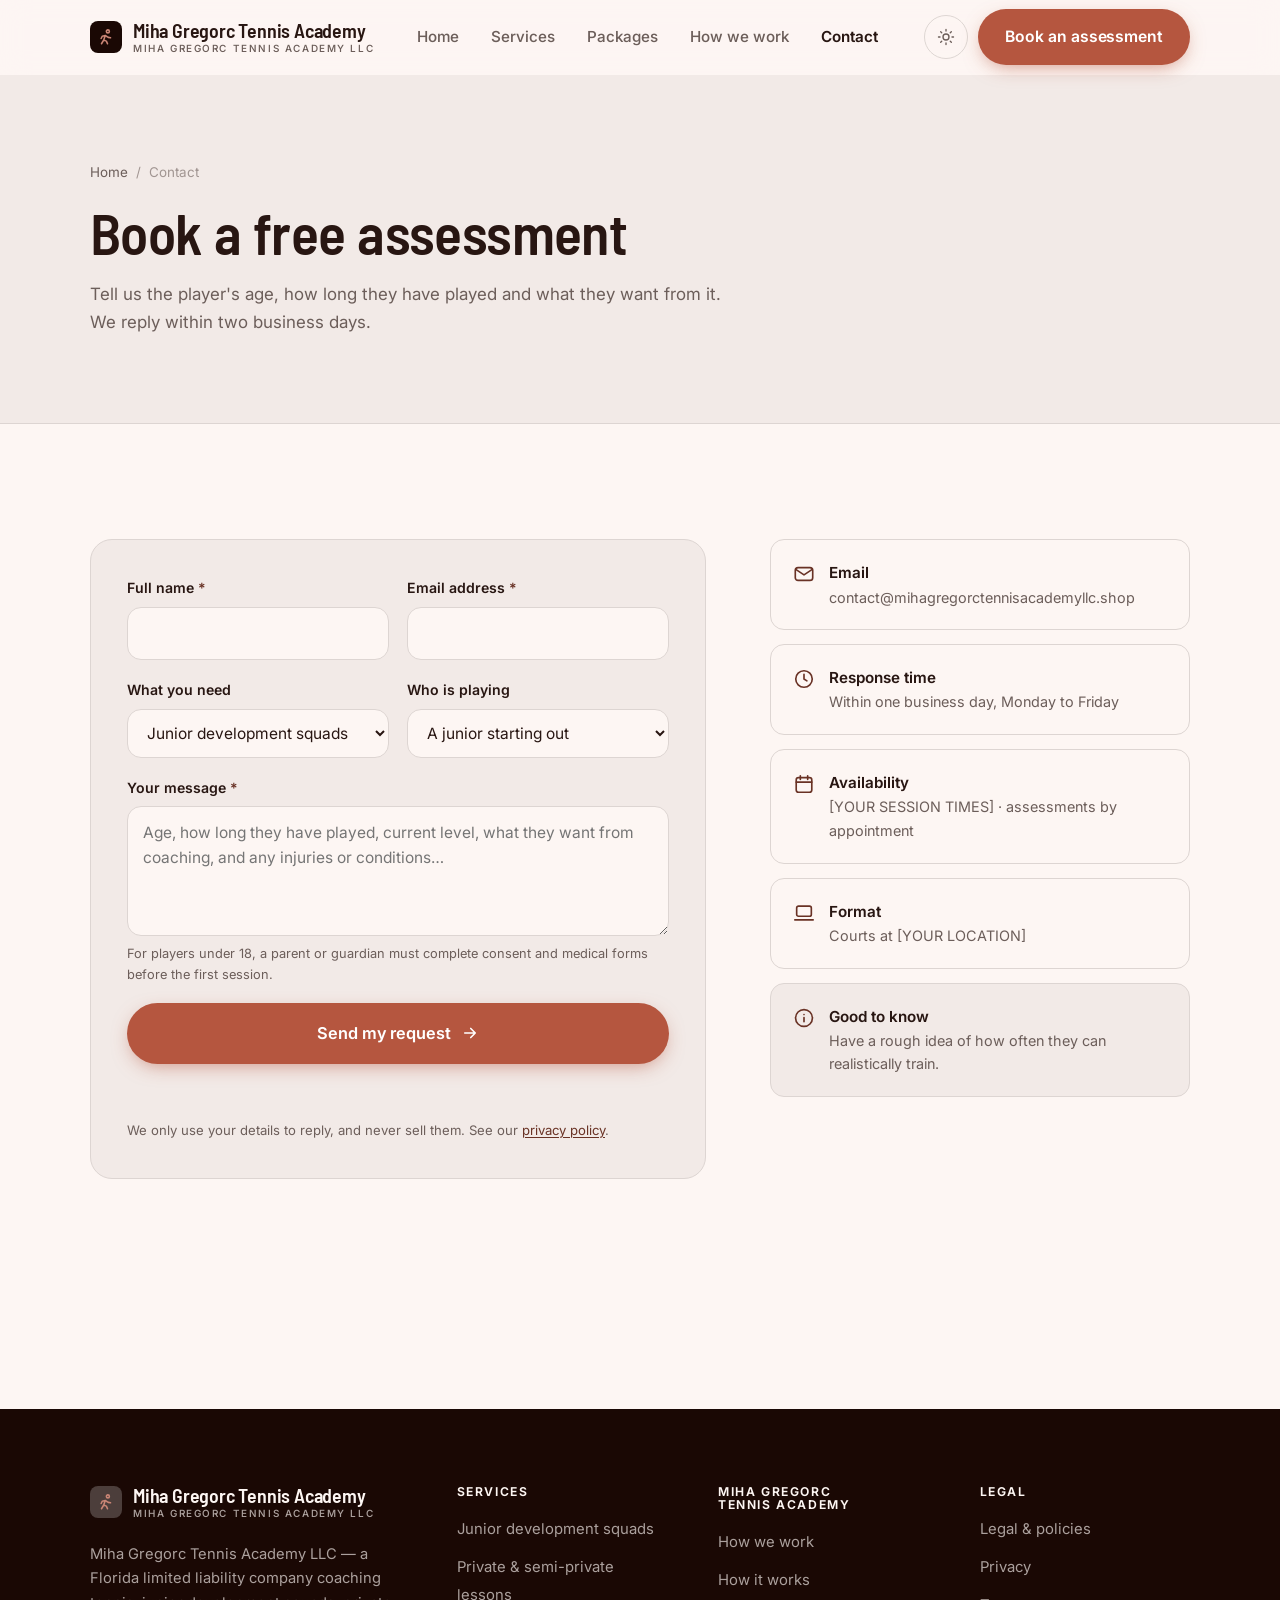
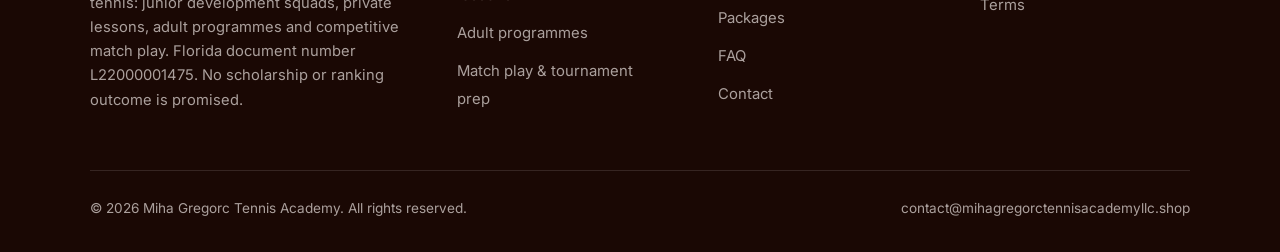
<file: contact.html>
<!DOCTYPE html>
<html lang="en" class="no-js">
<head>
<meta charset="utf-8">
<meta name="viewport" content="width=device-width, initial-scale=1">
<title>Contact — Miha Gregorc Tennis Academy</title>
<meta name="description" content="Contact Miha Gregorc Tennis Academy LLC. We reply within two business days.">
<link rel="canonical" href="https://mihagregorctennisacademyllc.shop/contact.html">

<meta property="og:type" content="website">
<meta property="og:url" content="https://mihagregorctennisacademyllc.shop/contact.html">
<meta property="og:site_name" content="Miha Gregorc Tennis Academy">
<meta property="og:locale" content="en_US">
<meta property="og:title" content="Contact — Miha Gregorc Tennis Academy">
<meta property="og:description" content="Contact Miha Gregorc Tennis Academy LLC. We reply within two business days.">
<meta name="theme-color" content="#1a0804">

<link rel="icon" href="assets/img/favicon.svg" type="image/svg+xml">
<link rel="preconnect" href="https://fonts.googleapis.com">
<link rel="preconnect" href="https://fonts.gstatic.com" crossorigin>
<link rel="stylesheet" href="https://fonts.googleapis.com/css2?family=Barlow+Semi+Condensed:wght@400;500;600;700&family=Inter:wght@400..700&display=swap">
<link rel="stylesheet" href="assets/css/style.css">

<!-- Thème appliqué avant le premier rendu (évite le flash) -->
<script>
document.documentElement.classList.remove('no-js');
(function(){try{var t=localStorage.getItem('site-theme');if(t){document.documentElement.setAttribute('data-theme',t);}}catch(e){}})();
</script>
</head>

<body>
<a class="skip-link" href="#main">Skip to main content</a>

<header class="site-header">
  <nav class="wrap nav" aria-label="Main navigation">
    <a class="brand" href="index.html">
      <svg class="brand__mark" viewBox="0 0 64 64" aria-hidden="true">
        <rect class="bm-bg" width="64" height="64" rx="16"/>
        <g class="bm-ic" transform="translate(14 14) scale(1.5)" fill="none" stroke-width="2.1" stroke-linecap="round" stroke-linejoin="round"><circle cx="14.5" cy="4.5" r="2"/><path d="M6 21l3-5 3.5 1.5L14 21M9 16l2-6 4 2.5 3 .5M11 10l-4 1-1.5 3"/></g>
      </svg>
      <span>Miha Gregorc Tennis Academy<span class="brand__sub">Miha Gregorc Tennis Academy LLC</span></span>
    </a>

    <ul class="nav__links" id="nav-links">
      <li><a href="index.html">Home</a></li>
      <li><a href="programs.html">Services</a></li>
      <li><a href="index.html#pricing">Packages</a></li>
      <li><a href="about.html">How we work</a></li>
      <li><a href="contact.html" aria-current="page">Contact</a></li>
      <li><a class="btn btn--primary" href="contact.html">Book an assessment</a></li>
    </ul>

    <div class="nav__cta">
      <button class="theme-toggle" type="button" aria-label="Switch to dark theme">
        <svg class="icon-sun" viewBox="0 0 24 24" fill="none" stroke="currentColor" stroke-width="1.8" stroke-linecap="round" aria-hidden="true"><circle cx="12" cy="12" r="4"/><path d="M12 2v2m0 16v2M2 12h2m16 0h2M4.9 4.9l1.4 1.4m11.4 11.4 1.4 1.4M19.1 4.9l-1.4 1.4M6.3 17.7l-1.4 1.4"/></svg>
        <svg class="icon-moon" viewBox="0 0 24 24" fill="none" stroke="currentColor" stroke-width="1.8" stroke-linecap="round" stroke-linejoin="round" aria-hidden="true"><path d="M21 12.8A9 9 0 1 1 11.2 3a7 7 0 0 0 9.8 9.8z"/></svg>
      </button>
      <a class="btn btn--primary" href="contact.html">Book an assessment</a>
      <button class="nav__toggle" type="button" aria-expanded="false" aria-controls="nav-links" aria-label="Open menu">
        <svg class="icon-open" viewBox="0 0 24 24" fill="none" stroke="currentColor" stroke-width="2" stroke-linecap="round" aria-hidden="true"><path d="M3 6h18M3 12h18M3 18h18"/></svg>
        <svg class="icon-close" viewBox="0 0 24 24" fill="none" stroke="currentColor" stroke-width="2" stroke-linecap="round" aria-hidden="true"><path d="M6 6l12 12M18 6L6 18"/></svg>
      </button>
    </div>
  </nav>
</header>

<main id="main">

<section class="page-head">
  <div class="wrap">
    <nav class="breadcrumb" aria-label="Breadcrumb">
      <a href="index.html">Home</a><span>/</span><span aria-current="page">Contact</span>
    </nav>
    <h1>Book a free assessment</h1>
    <p>Tell us the player's age, how long they have played and what they want from it. We reply within two business days.</p>
  </div>
</section>

<section class="section wrap">
  <div class="form-layout">

    <!--
      FORM: the action attribute holds a placeholder id. Create a free form at
      https://formspree.io and replace VOTRE_ID_FORMSPREE. Until then, the button
      opens the visitor's email app with a pre-filled message to contact@mihagregorctennisacademyllc.shop.
    -->
    <form class="form" id="contact-form" action="https://formspree.io/f/VOTRE_ID_FORMSPREE" method="POST"
          data-email="contact@mihagregorctennisacademyllc.shop" data-subject="Assessment request"
          data-msg-mail="Your email app will open with the message ready to send." data-msg-sending="Sending…"
          data-msg-ok="Thanks! Your message is on its way. We reply within one business day." data-msg-err="Sending failed. Please email us directly at">
      <div class="form__row">
        <div class="field">
          <label for="nom">Full name <span class="req" aria-hidden="true">*</span></label>
          <input type="text" id="nom" name="nom" autocomplete="name" required>
        </div>
        <div class="field">
          <label for="email">Email address <span class="req" aria-hidden="true">*</span></label>
          <input type="email" id="email" name="email" autocomplete="email" required>
        </div>
      </div>

      <div class="form__row">
        <div class="field">
          <label for="programme">What you need</label>
          <select id="programme" name="programme">
            <option>Junior development squads</option>
            <option>Private &amp; semi-private lessons</option>
            <option>Adult programmes</option>
            <option>Match play &amp; tournament prep</option>
            <option>Not sure yet</option>
          </select>
        </div>
        <div class="field">
          <label for="niveau">Who is playing</label>
          <select id="niveau" name="niveau">
            <option>A junior starting out</option>
            <option>A junior already playing</option>
            <option>An adult beginner</option>
            <option>A competitive player</option>
          </select>
        </div>
      </div>

      <div class="field">
        <label for="message">Your message <span class="req" aria-hidden="true">*</span></label>
        <textarea id="message" name="message" required placeholder="Age, how long they have played, current level, what they want from coaching, and any injuries or conditions…"></textarea>
        <span class="field__hint">For players under 18, a parent or guardian must complete consent and medical forms before the first session.</span>
      </div>

      <!-- Bot trap: hidden from humans -->
      <div class="visually-hidden" aria-hidden="true">
        <label for="site-web">Leave this field empty</label>
        <input type="text" id="site-web" name="_gotcha" tabindex="-1" autocomplete="off">
      </div>

      <button class="btn btn--primary btn--lg" type="submit">Send my request <svg viewBox="0 0 24 24" fill="none" stroke="currentColor" stroke-width="2.2" stroke-linecap="round" stroke-linejoin="round" aria-hidden="true"><path d="M5 12h14M13 6l6 6-6 6"/></svg></button>

      <p id="form-status" class="form__status" role="status" aria-live="polite"></p>

      <p class="form__note">
        We only use your details to reply, and never sell them. See our <a href="legal.html#privacy">privacy policy</a>.
      </p>
    </form>

    <aside class="contact-aside">
      <div class="contact-card">
        <svg viewBox="0 0 24 24" fill="none" stroke="currentColor" stroke-width="1.8" stroke-linecap="round" stroke-linejoin="round" aria-hidden="true"><rect x="2.5" y="5" width="19" height="14" rx="3"/><path d="M3 7l9 6 9-6"/></svg>
        <div><b>Email</b><a href="mailto:contact@mihagregorctennisacademyllc.shop">contact@mihagregorctennisacademyllc.shop</a></div>
      </div>
      <div class="contact-card">
        <svg viewBox="0 0 24 24" fill="none" stroke="currentColor" stroke-width="1.8" stroke-linecap="round" stroke-linejoin="round" aria-hidden="true"><circle cx="12" cy="12" r="9"/><path d="M12 7v5l3.2 2"/></svg>
        <div><b>Response time</b><span>Within one business day, Monday to Friday</span></div>
      </div>
      <div class="contact-card">
        <svg viewBox="0 0 24 24" fill="none" stroke="currentColor" stroke-width="1.8" stroke-linecap="round" stroke-linejoin="round" aria-hidden="true"><rect x="3.5" y="5" width="17" height="16" rx="2.5"/><path d="M8 3v4M16 3v4M3.5 10h17"/></svg>
        <div><b>Availability</b><span>[YOUR SESSION TIMES] · assessments by appointment</span></div>
      </div>
      <div class="contact-card">
        <svg viewBox="0 0 24 24" fill="none" stroke="currentColor" stroke-width="1.8" stroke-linecap="round" stroke-linejoin="round" aria-hidden="true"><rect x="4" y="4.5" width="16" height="11" rx="2"/><path d="M2 19.5h20"/></svg>
        <div><b>Format</b><span>Courts at [YOUR LOCATION]</span></div>
      </div>
      <div class="contact-card contact-card--soft">
        <svg viewBox="0 0 24 24" fill="none" stroke="currentColor" stroke-width="1.8" stroke-linecap="round" stroke-linejoin="round" aria-hidden="true"><circle cx="12" cy="12" r="9.2"/><path d="M12 16v-4.5M12 8.2v.1"/></svg>
        <div><b>Good to know</b><span>Have a rough idea of how often they can realistically train.</span></div>
      </div>
    </aside>

  </div>
</section>

</main>

<footer class="site-footer">
  <div class="wrap">
    <div class="footer__grid">
      <div class="footer__brand">
        <a class="brand" href="index.html">
          <svg class="brand__mark" viewBox="0 0 64 64" aria-hidden="true">
        <rect class="bm-bg" width="64" height="64" rx="16"/>
        <g class="bm-ic" transform="translate(14 14) scale(1.5)" fill="none" stroke-width="2.1" stroke-linecap="round" stroke-linejoin="round"><circle cx="14.5" cy="4.5" r="2"/><path d="M6 21l3-5 3.5 1.5L14 21M9 16l2-6 4 2.5 3 .5M11 10l-4 1-1.5 3"/></g>
      </svg>
          <span>Miha Gregorc Tennis Academy<span class="brand__sub">Miha Gregorc Tennis Academy LLC</span></span>
        </a>
        <p>Miha Gregorc Tennis Academy LLC — a Florida limited liability company coaching tennis: junior development squads, private lessons, adult programmes and competitive match play. Florida document number L22000001475. No scholarship or ranking outcome is promised.</p>
      </div>

      <div class="footer__col">
        <h4>Services</h4>
        <ul>
          <li><a href="programs.html#juniors">Junior development squads</a></li>
          <li><a href="programs.html#private">Private &amp; semi-private lessons</a></li>
          <li><a href="programs.html#adults">Adult programmes</a></li>
          <li><a href="programs.html#competitive">Match play &amp; tournament prep</a></li>
        </ul>
      </div>

      <div class="footer__col">
        <h4>Miha Gregorc Tennis Academy</h4>
        <ul>
          <li><a href="about.html">How we work</a></li>
          <li><a href="index.html#how-it-works">How it works</a></li>
          <li><a href="index.html#pricing">Packages</a></li>
          <li><a href="index.html#faq">FAQ</a></li>
          <li><a href="contact.html">Contact</a></li>
        </ul>
      </div>

      <div class="footer__col">
        <h4>Legal</h4>
        <ul>
          <li><a href="legal.html">Legal &amp; policies</a></li>
          <li><a href="legal.html#privacy">Privacy</a></li>
          <li><a href="legal.html#terms">Terms</a></li>
        </ul>
      </div>
    </div>

    <div class="footer__bottom">
      <p>© <span data-year>2026</span> Miha Gregorc Tennis Academy. All rights reserved.</p>
      <p><a href="mailto:contact@mihagregorctennisacademyllc.shop">contact@mihagregorctennisacademyllc.shop</a></p>
    </div>
  </div>
</footer>

<script src="assets/js/main.js" defer></script>
</body>
</html>
</file>
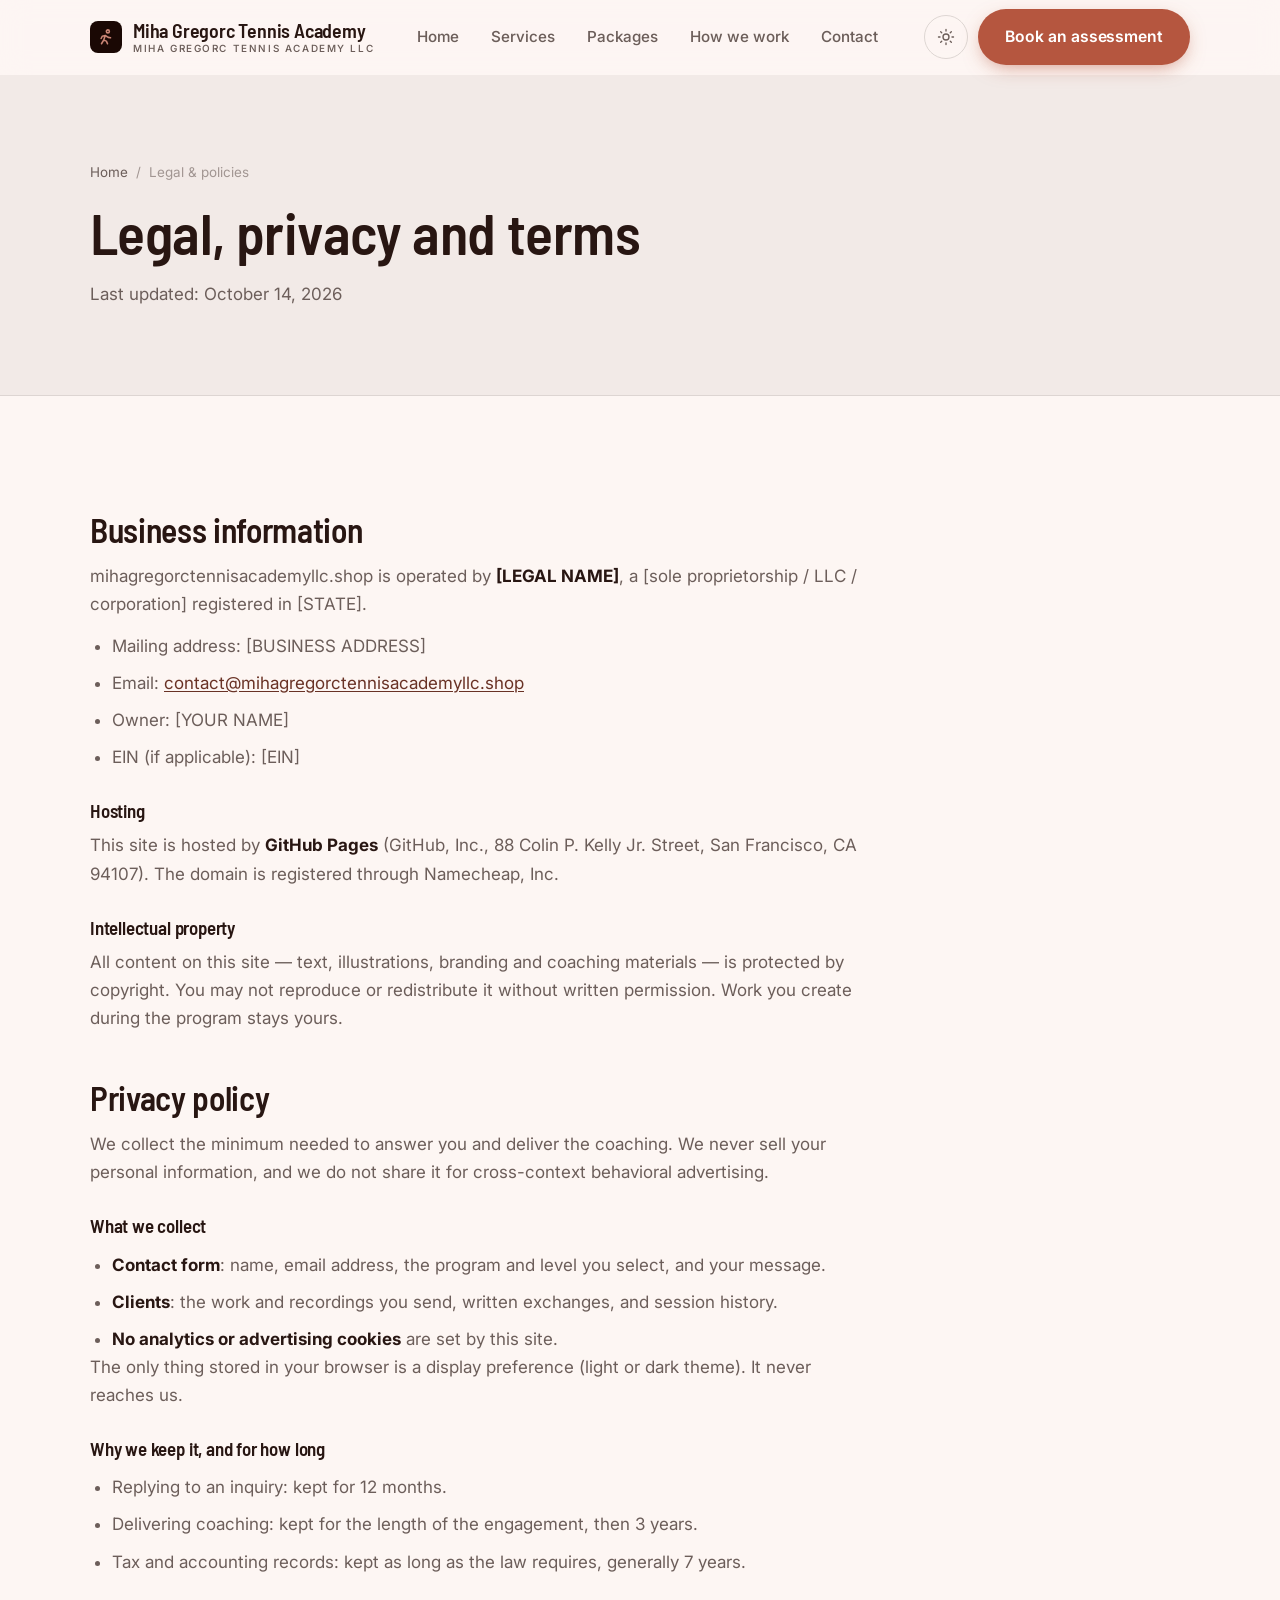
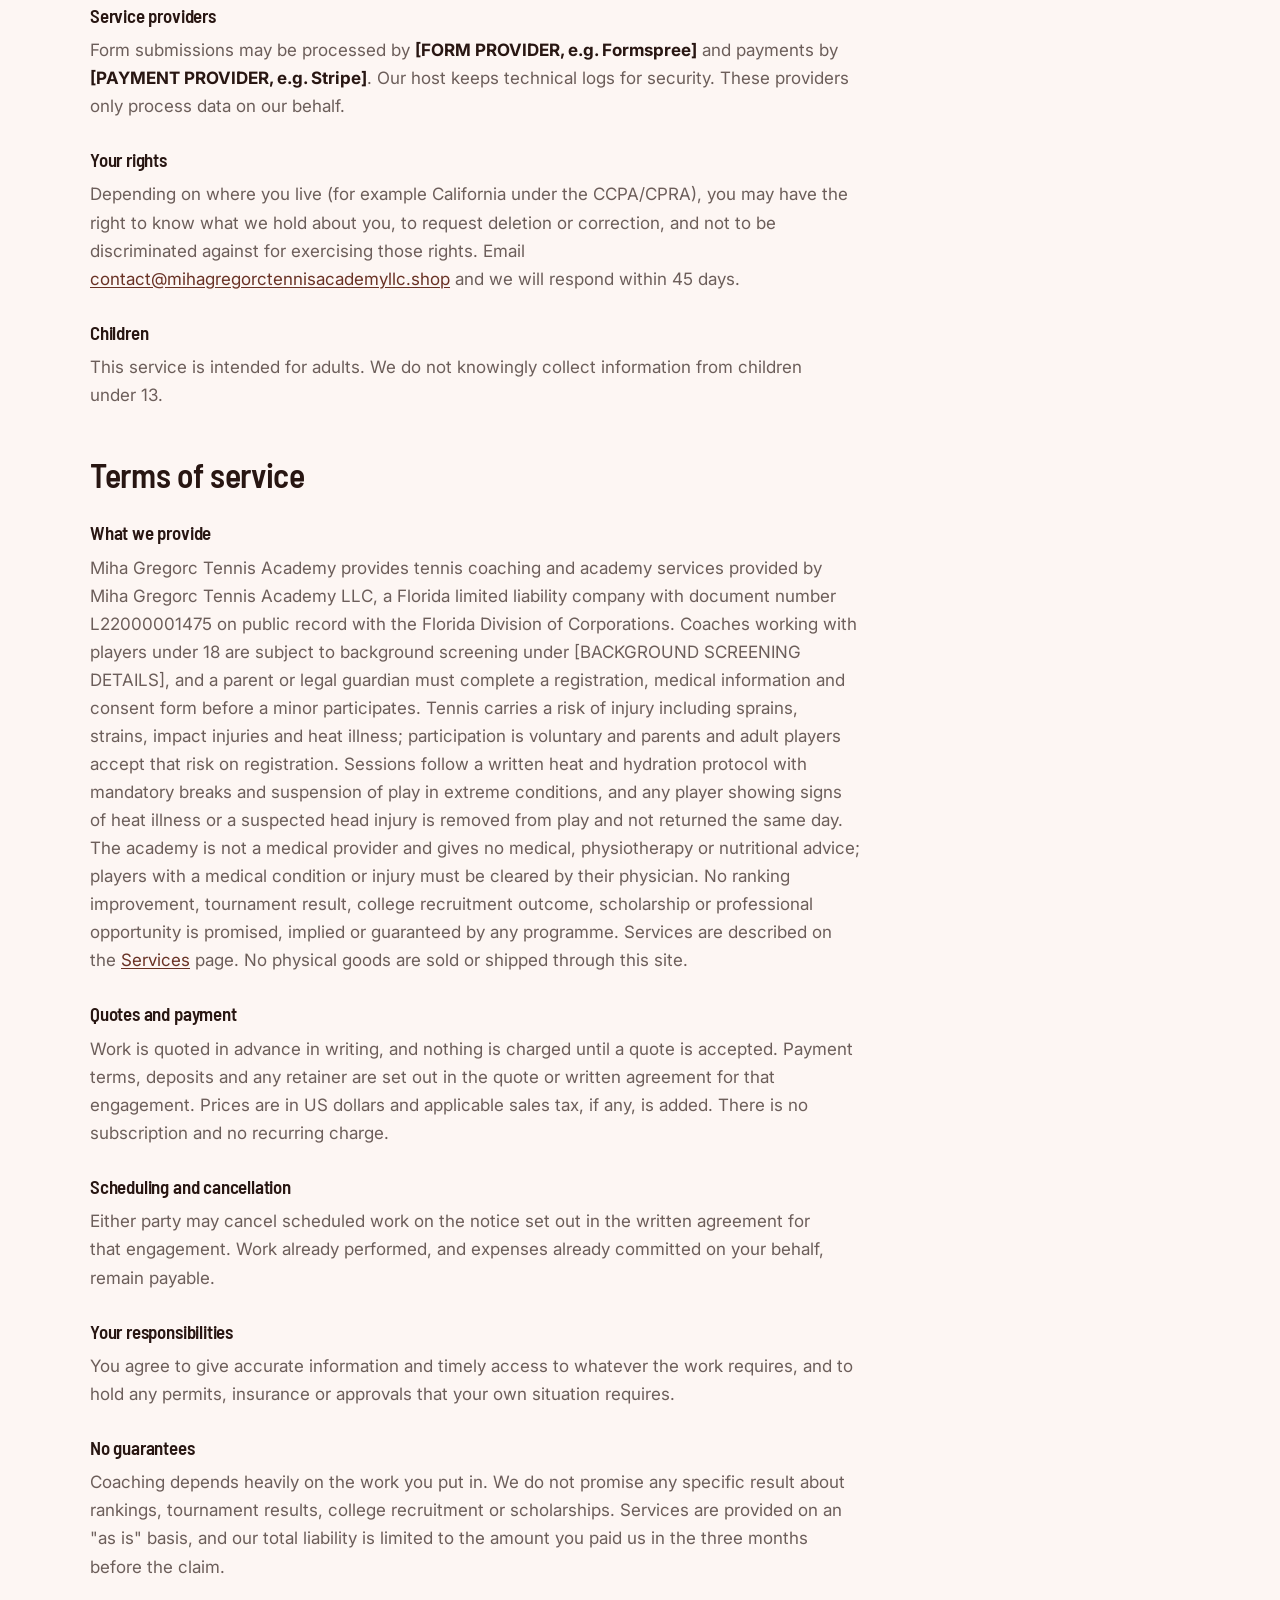
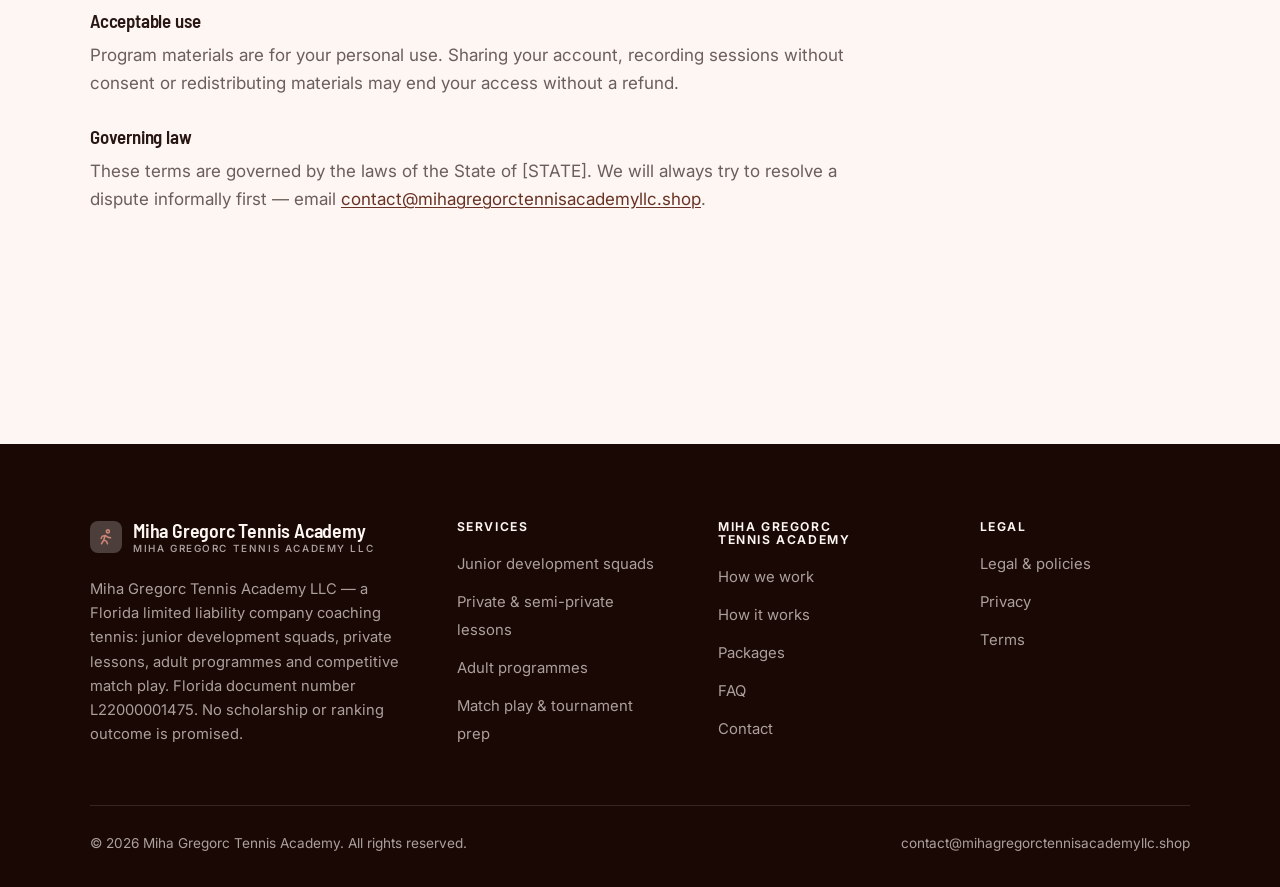
<file: legal.html>
<!DOCTYPE html>
<html lang="en" class="no-js">
<head>
<meta charset="utf-8">
<meta name="viewport" content="width=device-width, initial-scale=1">
<title>Legal, privacy and terms — Miha Gregorc Tennis Academy</title>
<meta name="description" content="Business information, privacy policy and terms of service for Miha Gregorc Tennis Academy.">
<meta name="robots" content="noindex">

<meta property="og:type" content="website">
<meta property="og:url" content="https://mihagregorctennisacademyllc.shop/legal.html">
<meta property="og:site_name" content="Miha Gregorc Tennis Academy">
<meta property="og:locale" content="en_US">
<meta property="og:title" content="Legal, privacy and terms — Miha Gregorc Tennis Academy">
<meta property="og:description" content="Business information, privacy policy and terms of service for Miha Gregorc Tennis Academy.">
<meta name="theme-color" content="#1a0804">

<link rel="icon" href="assets/img/favicon.svg" type="image/svg+xml">
<link rel="preconnect" href="https://fonts.googleapis.com">
<link rel="preconnect" href="https://fonts.gstatic.com" crossorigin>
<link rel="stylesheet" href="https://fonts.googleapis.com/css2?family=Barlow+Semi+Condensed:wght@400;500;600;700&family=Inter:wght@400..700&display=swap">
<link rel="stylesheet" href="assets/css/style.css">

<!-- Thème appliqué avant le premier rendu (évite le flash) -->
<script>
document.documentElement.classList.remove('no-js');
(function(){try{var t=localStorage.getItem('site-theme');if(t){document.documentElement.setAttribute('data-theme',t);}}catch(e){}})();
</script>
</head>

<body>
<a class="skip-link" href="#main">Skip to main content</a>

<header class="site-header">
  <nav class="wrap nav" aria-label="Main navigation">
    <a class="brand" href="index.html">
      <svg class="brand__mark" viewBox="0 0 64 64" aria-hidden="true">
        <rect class="bm-bg" width="64" height="64" rx="16"/>
        <g class="bm-ic" transform="translate(14 14) scale(1.5)" fill="none" stroke-width="2.1" stroke-linecap="round" stroke-linejoin="round"><circle cx="14.5" cy="4.5" r="2"/><path d="M6 21l3-5 3.5 1.5L14 21M9 16l2-6 4 2.5 3 .5M11 10l-4 1-1.5 3"/></g>
      </svg>
      <span>Miha Gregorc Tennis Academy<span class="brand__sub">Miha Gregorc Tennis Academy LLC</span></span>
    </a>

    <ul class="nav__links" id="nav-links">
      <li><a href="index.html">Home</a></li>
      <li><a href="programs.html">Services</a></li>
      <li><a href="index.html#pricing">Packages</a></li>
      <li><a href="about.html">How we work</a></li>
      <li><a href="contact.html">Contact</a></li>
      <li><a class="btn btn--primary" href="contact.html">Book an assessment</a></li>
    </ul>

    <div class="nav__cta">
      <button class="theme-toggle" type="button" aria-label="Switch to dark theme">
        <svg class="icon-sun" viewBox="0 0 24 24" fill="none" stroke="currentColor" stroke-width="1.8" stroke-linecap="round" aria-hidden="true"><circle cx="12" cy="12" r="4"/><path d="M12 2v2m0 16v2M2 12h2m16 0h2M4.9 4.9l1.4 1.4m11.4 11.4 1.4 1.4M19.1 4.9l-1.4 1.4M6.3 17.7l-1.4 1.4"/></svg>
        <svg class="icon-moon" viewBox="0 0 24 24" fill="none" stroke="currentColor" stroke-width="1.8" stroke-linecap="round" stroke-linejoin="round" aria-hidden="true"><path d="M21 12.8A9 9 0 1 1 11.2 3a7 7 0 0 0 9.8 9.8z"/></svg>
      </button>
      <a class="btn btn--primary" href="contact.html">Book an assessment</a>
      <button class="nav__toggle" type="button" aria-expanded="false" aria-controls="nav-links" aria-label="Open menu">
        <svg class="icon-open" viewBox="0 0 24 24" fill="none" stroke="currentColor" stroke-width="2" stroke-linecap="round" aria-hidden="true"><path d="M3 6h18M3 12h18M3 18h18"/></svg>
        <svg class="icon-close" viewBox="0 0 24 24" fill="none" stroke="currentColor" stroke-width="2" stroke-linecap="round" aria-hidden="true"><path d="M6 6l12 12M18 6L6 18"/></svg>
      </button>
    </div>
  </nav>
</header>

<main id="main">

<section class="page-head">
  <div class="wrap">
    <nav class="breadcrumb" aria-label="Breadcrumb">
      <a href="index.html">Home</a><span>/</span><span aria-current="page">Legal &amp; policies</span>
    </nav>
    <h1>Legal, privacy and terms</h1>
    <p>Last updated: <time datetime="2026-10-14">October 14, 2026</time></p>
  </div>
</section>

<section class="section wrap">
  <div class="prose">

    <!--
      TO DO: this is a skeleton, not legal advice. Replace every [BRACKET] with
      your real details before selling, and have a lawyer review it if you can.
      Consumer protection rules differ by state.
    -->

    <h2 id="business">Business information</h2>
    <p>
      mihagregorctennisacademyllc.shop is operated by <strong>[LEGAL NAME]</strong>, a [sole proprietorship / LLC / corporation]
      registered in [STATE].
    </p>
    <ul>
      <li>Mailing address: [BUSINESS ADDRESS]</li>
      <li>Email: <a href="mailto:contact@mihagregorctennisacademyllc.shop">contact@mihagregorctennisacademyllc.shop</a></li>
      <li>Owner: [YOUR NAME]</li>
      <li>EIN (if applicable): [EIN]</li>
    </ul>

    <h3>Hosting</h3>
    <p>
      This site is hosted by <strong>GitHub Pages</strong> (GitHub, Inc., 88 Colin P. Kelly Jr. Street,
      San Francisco, CA 94107). The domain is registered through Namecheap, Inc.
    </p>

    <h3>Intellectual property</h3>
    <p>
      All content on this site — text, illustrations, branding and coaching materials — is protected by
      copyright. You may not reproduce or redistribute it without written permission. Work you create during
      the program stays yours.
    </p>

    <h2 id="privacy">Privacy policy</h2>
    <p>
      We collect the minimum needed to answer you and deliver the coaching. We never sell your personal
      information, and we do not share it for cross-context behavioral advertising.
    </p>
    <h3>What we collect</h3>
    <ul>
      <li><strong>Contact form</strong>: name, email address, the program and level you select, and your message.</li>
      <li><strong>Clients</strong>: the work and recordings you send, written exchanges, and session history.</li>
      <li><strong>No analytics or advertising cookies</strong> are set by this site.</li>
    </ul>
    <p>
      The only thing stored in your browser is a display preference (light or dark theme). It never reaches us.
    </p>
    <h3>Why we keep it, and for how long</h3>
    <ul>
      <li>Replying to an inquiry: kept for 12 months.</li>
      <li>Delivering coaching: kept for the length of the engagement, then 3 years.</li>
      <li>Tax and accounting records: kept as long as the law requires, generally 7 years.</li>
    </ul>
    <h3>Service providers</h3>
    <p>
      Form submissions may be processed by <strong>[FORM PROVIDER, e.g. Formspree]</strong> and payments by
      <strong>[PAYMENT PROVIDER, e.g. Stripe]</strong>. Our host keeps technical logs for security. These
      providers only process data on our behalf.
    </p>
    <h3>Your rights</h3>
    <p>
      Depending on where you live (for example California under the CCPA/CPRA), you may have the right to
      know what we hold about you, to request deletion or correction, and not to be discriminated against for
      exercising those rights. Email <a href="mailto:contact@mihagregorctennisacademyllc.shop">contact@mihagregorctennisacademyllc.shop</a> and we will respond within 45 days.
    </p>
    <h3>Children</h3>
    <p>
      This service is intended for adults. We do not knowingly collect information from children under 13.
    </p>

    <h2 id="terms">Terms of service</h2>
    <h3>What we provide</h3>
    <p>
      Miha Gregorc Tennis Academy provides tennis coaching and academy services provided by Miha Gregorc Tennis Academy LLC, a Florida limited liability company with document number L22000001475 on public record with the Florida Division of Corporations. Coaches working with players under 18 are subject to background screening under [BACKGROUND SCREENING DETAILS], and a parent or legal guardian must complete a registration, medical information and consent form before a minor participates. Tennis carries a risk of injury including sprains, strains, impact injuries and heat illness; participation is voluntary and parents and adult players accept that risk on registration. Sessions follow a written heat and hydration protocol with mandatory breaks and suspension of play in extreme conditions, and any player showing signs of heat illness or a suspected head injury is removed from play and not returned the same day. The academy is not a medical provider and gives no medical, physiotherapy or nutritional advice; players with a medical condition or injury must be cleared by their physician. No ranking improvement, tournament result, college recruitment outcome, scholarship or professional opportunity is promised, implied or guaranteed by any programme. Services are described on the
      <a href="programs.html">Services</a> page. No physical goods are sold or shipped through this site.
    </p>
    <h3>Quotes and payment</h3>
    <p>
      Work is quoted in advance in writing, and nothing is charged until a quote is accepted. Payment terms,
      deposits and any retainer are set out in the quote or written agreement for that engagement. Prices are in
      US dollars and applicable sales tax, if any, is added. There is no subscription and no recurring charge.
    </p>
    <h3>Scheduling and cancellation</h3>
    <p>
      Either party may cancel scheduled work on the notice set out in the written agreement for that engagement.
      Work already performed, and expenses already committed on your behalf, remain payable.
    </p>
    <h3>Your responsibilities</h3>
    <p>
      You agree to give accurate information and timely access to whatever the work requires, and to hold any
      permits, insurance or approvals that your own situation requires.
    </p>

    <h3>No guarantees</h3>
    <p>
      Coaching depends heavily on the work you put in. We do not promise any specific result
      about rankings, tournament results, college recruitment or scholarships. Services are provided on an "as is" basis, and our total
      liability is limited to the amount you paid us in the three months before the claim.
    </p>
    <h3>Acceptable use</h3>
    <p>
      Program materials are for your personal use. Sharing your account, recording sessions without consent
      or redistributing materials may end your access without a refund.
    </p>
    <h3>Governing law</h3>
    <p>
      These terms are governed by the laws of the State of [STATE]. We will always try to resolve a dispute
      informally first — email <a href="mailto:contact@mihagregorctennisacademyllc.shop">contact@mihagregorctennisacademyllc.shop</a>.
    </p>

  </div>
</section>

</main>

<footer class="site-footer">
  <div class="wrap">
    <div class="footer__grid">
      <div class="footer__brand">
        <a class="brand" href="index.html">
          <svg class="brand__mark" viewBox="0 0 64 64" aria-hidden="true">
        <rect class="bm-bg" width="64" height="64" rx="16"/>
        <g class="bm-ic" transform="translate(14 14) scale(1.5)" fill="none" stroke-width="2.1" stroke-linecap="round" stroke-linejoin="round"><circle cx="14.5" cy="4.5" r="2"/><path d="M6 21l3-5 3.5 1.5L14 21M9 16l2-6 4 2.5 3 .5M11 10l-4 1-1.5 3"/></g>
      </svg>
          <span>Miha Gregorc Tennis Academy<span class="brand__sub">Miha Gregorc Tennis Academy LLC</span></span>
        </a>
        <p>Miha Gregorc Tennis Academy LLC — a Florida limited liability company coaching tennis: junior development squads, private lessons, adult programmes and competitive match play. Florida document number L22000001475. No scholarship or ranking outcome is promised.</p>
      </div>

      <div class="footer__col">
        <h4>Services</h4>
        <ul>
          <li><a href="programs.html#juniors">Junior development squads</a></li>
          <li><a href="programs.html#private">Private &amp; semi-private lessons</a></li>
          <li><a href="programs.html#adults">Adult programmes</a></li>
          <li><a href="programs.html#competitive">Match play &amp; tournament prep</a></li>
        </ul>
      </div>

      <div class="footer__col">
        <h4>Miha Gregorc Tennis Academy</h4>
        <ul>
          <li><a href="about.html">How we work</a></li>
          <li><a href="index.html#how-it-works">How it works</a></li>
          <li><a href="index.html#pricing">Packages</a></li>
          <li><a href="index.html#faq">FAQ</a></li>
          <li><a href="contact.html">Contact</a></li>
        </ul>
      </div>

      <div class="footer__col">
        <h4>Legal</h4>
        <ul>
          <li><a href="legal.html">Legal &amp; policies</a></li>
          <li><a href="legal.html#privacy">Privacy</a></li>
          <li><a href="legal.html#terms">Terms</a></li>
        </ul>
      </div>
    </div>

    <div class="footer__bottom">
      <p>© <span data-year>2026</span> Miha Gregorc Tennis Academy. All rights reserved.</p>
      <p><a href="mailto:contact@mihagregorctennisacademyllc.shop">contact@mihagregorctennisacademyllc.shop</a></p>
    </div>
  </div>
</footer>

<script src="assets/js/main.js" defer></script>
</body>
</html>
</file>
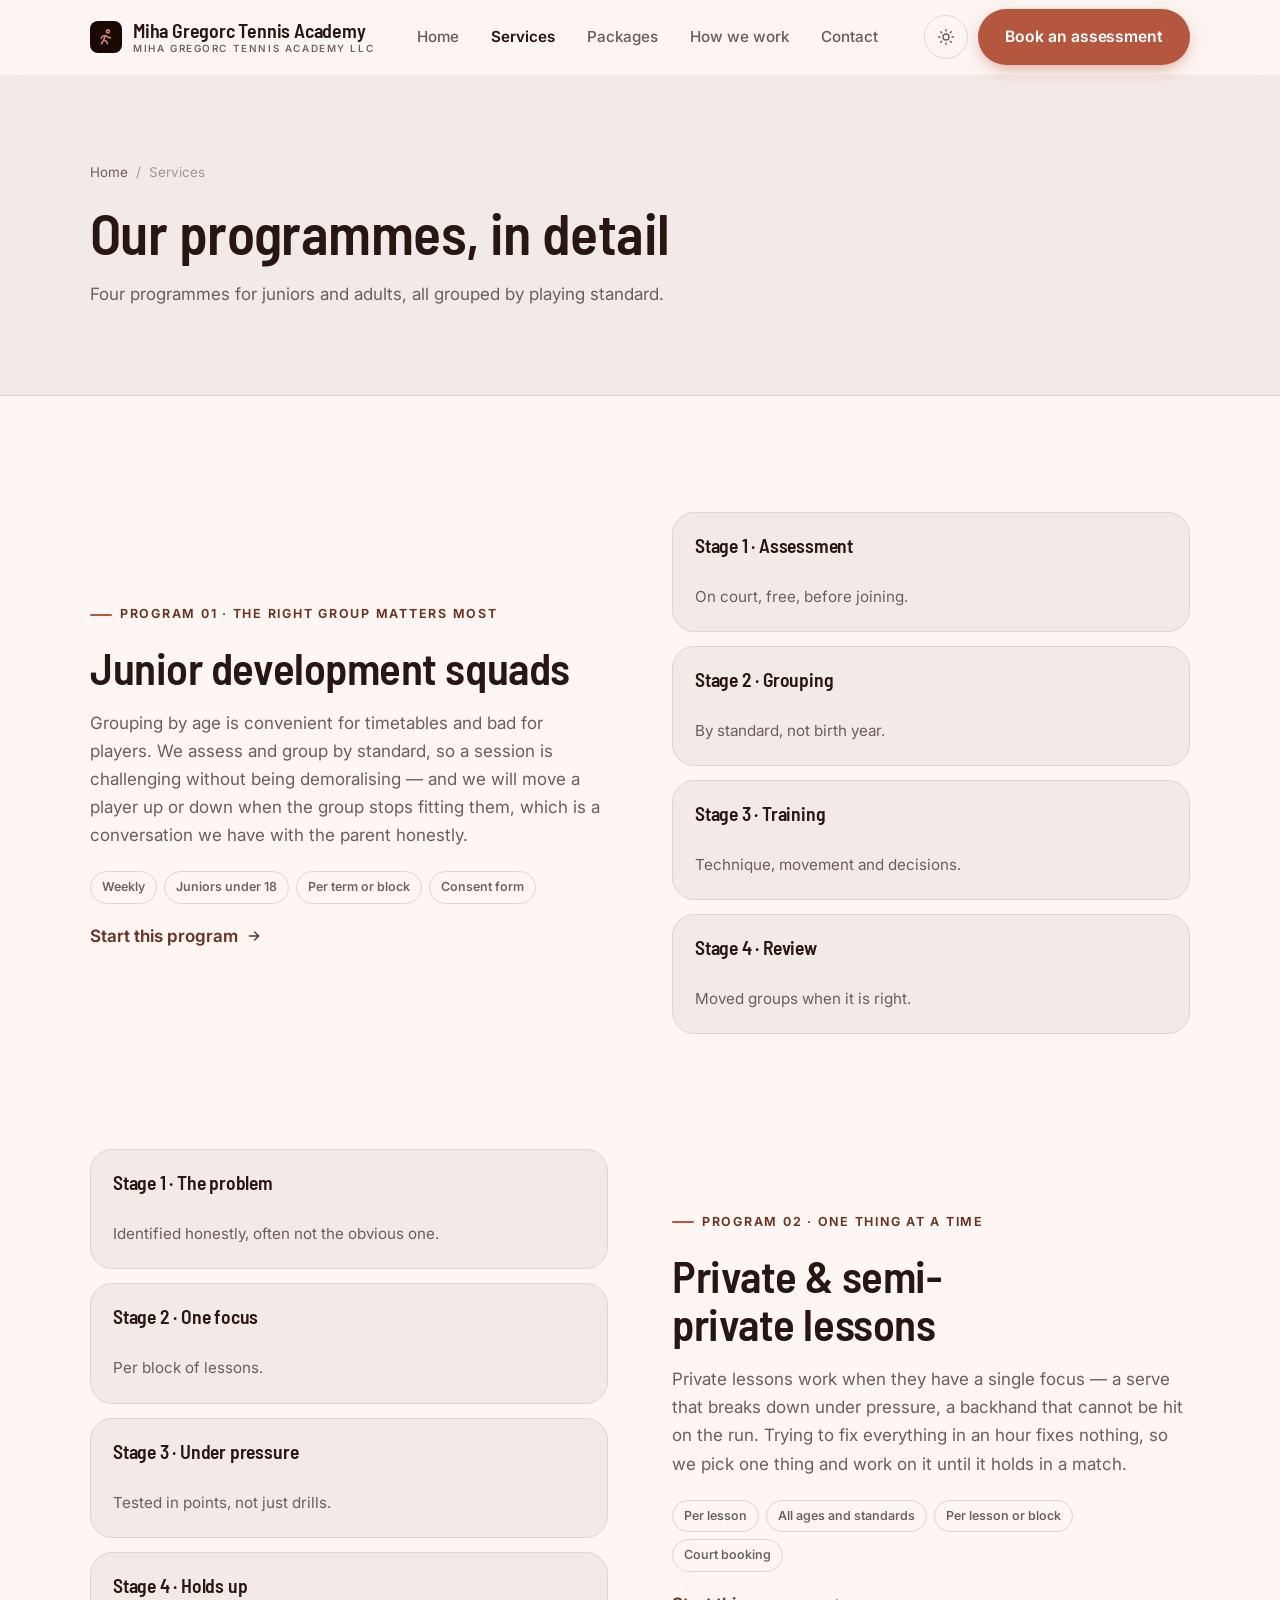
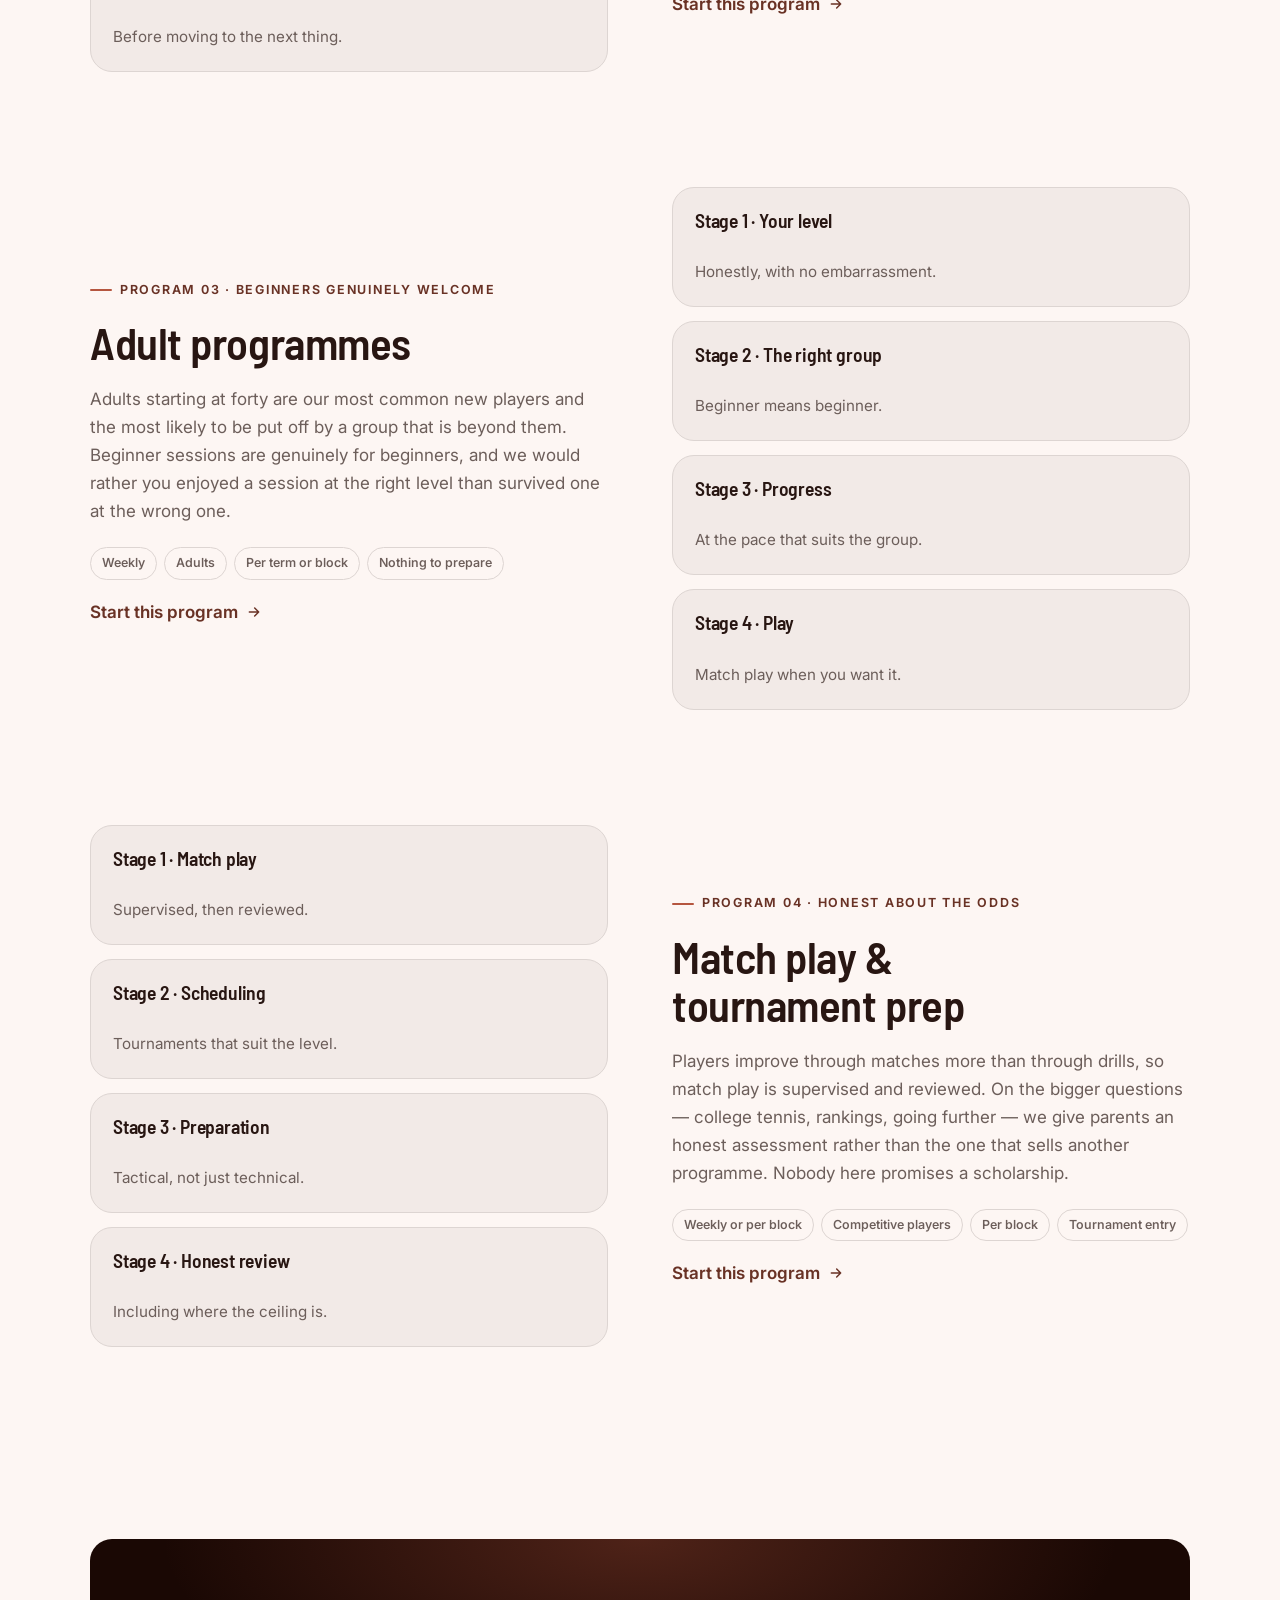
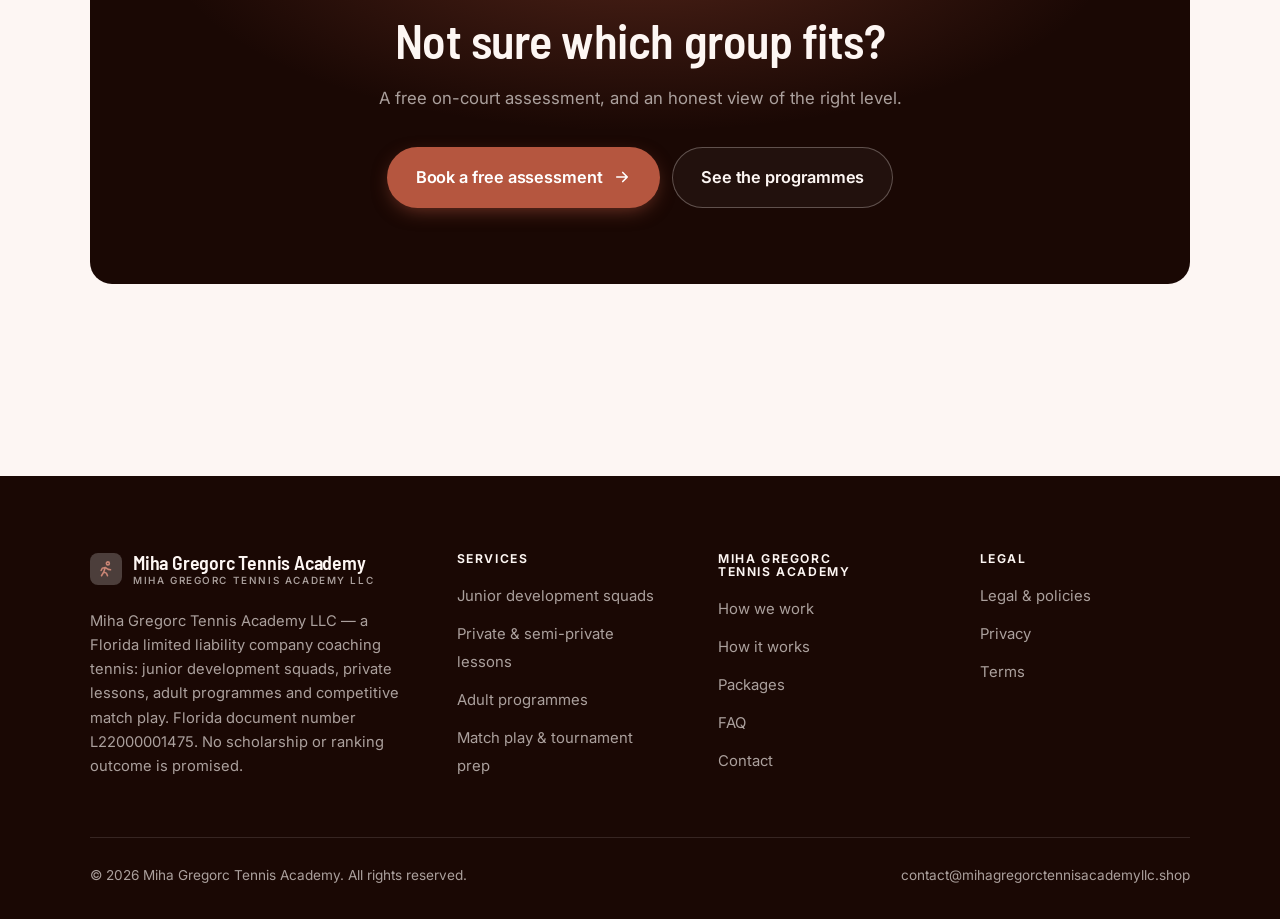
<file: programs.html>
<!DOCTYPE html>
<html lang="en" class="no-js">
<head>
<meta charset="utf-8">
<meta name="viewport" content="width=device-width, initial-scale=1">
<title>Services — Miha Gregorc Tennis Academy</title>
<meta name="description" content="Programmes at Miha Gregorc Tennis Academy LLC: junior development squads, private and semi-private lessons, adult programmes, and match play and tournament preparation.">
<link rel="canonical" href="https://mihagregorctennisacademyllc.shop/programs.html">

<meta property="og:type" content="website">
<meta property="og:url" content="https://mihagregorctennisacademyllc.shop/programs.html">
<meta property="og:site_name" content="Miha Gregorc Tennis Academy">
<meta property="og:locale" content="en_US">
<meta property="og:title" content="Services — Miha Gregorc Tennis Academy">
<meta property="og:description" content="Programmes at Miha Gregorc Tennis Academy LLC: junior development squads, private and semi-private lessons, adult programmes, and match play and tournament preparation.">
<meta name="theme-color" content="#1a0804">

<link rel="icon" href="assets/img/favicon.svg" type="image/svg+xml">
<link rel="preconnect" href="https://fonts.googleapis.com">
<link rel="preconnect" href="https://fonts.gstatic.com" crossorigin>
<link rel="stylesheet" href="https://fonts.googleapis.com/css2?family=Barlow+Semi+Condensed:wght@400;500;600;700&family=Inter:wght@400..700&display=swap">
<link rel="stylesheet" href="assets/css/style.css">

<!-- Thème appliqué avant le premier rendu (évite le flash) -->
<script>
document.documentElement.classList.remove('no-js');
(function(){try{var t=localStorage.getItem('site-theme');if(t){document.documentElement.setAttribute('data-theme',t);}}catch(e){}})();
</script>
</head>

<body>
<a class="skip-link" href="#main">Skip to main content</a>

<header class="site-header">
  <nav class="wrap nav" aria-label="Main navigation">
    <a class="brand" href="index.html">
      <svg class="brand__mark" viewBox="0 0 64 64" aria-hidden="true">
        <rect class="bm-bg" width="64" height="64" rx="16"/>
        <g class="bm-ic" transform="translate(14 14) scale(1.5)" fill="none" stroke-width="2.1" stroke-linecap="round" stroke-linejoin="round"><circle cx="14.5" cy="4.5" r="2"/><path d="M6 21l3-5 3.5 1.5L14 21M9 16l2-6 4 2.5 3 .5M11 10l-4 1-1.5 3"/></g>
      </svg>
      <span>Miha Gregorc Tennis Academy<span class="brand__sub">Miha Gregorc Tennis Academy LLC</span></span>
    </a>

    <ul class="nav__links" id="nav-links">
      <li><a href="index.html">Home</a></li>
      <li><a href="programs.html" aria-current="page">Services</a></li>
      <li><a href="index.html#pricing">Packages</a></li>
      <li><a href="about.html">How we work</a></li>
      <li><a href="contact.html">Contact</a></li>
      <li><a class="btn btn--primary" href="contact.html">Book an assessment</a></li>
    </ul>

    <div class="nav__cta">
      <button class="theme-toggle" type="button" aria-label="Switch to dark theme">
        <svg class="icon-sun" viewBox="0 0 24 24" fill="none" stroke="currentColor" stroke-width="1.8" stroke-linecap="round" aria-hidden="true"><circle cx="12" cy="12" r="4"/><path d="M12 2v2m0 16v2M2 12h2m16 0h2M4.9 4.9l1.4 1.4m11.4 11.4 1.4 1.4M19.1 4.9l-1.4 1.4M6.3 17.7l-1.4 1.4"/></svg>
        <svg class="icon-moon" viewBox="0 0 24 24" fill="none" stroke="currentColor" stroke-width="1.8" stroke-linecap="round" stroke-linejoin="round" aria-hidden="true"><path d="M21 12.8A9 9 0 1 1 11.2 3a7 7 0 0 0 9.8 9.8z"/></svg>
      </button>
      <a class="btn btn--primary" href="contact.html">Book an assessment</a>
      <button class="nav__toggle" type="button" aria-expanded="false" aria-controls="nav-links" aria-label="Open menu">
        <svg class="icon-open" viewBox="0 0 24 24" fill="none" stroke="currentColor" stroke-width="2" stroke-linecap="round" aria-hidden="true"><path d="M3 6h18M3 12h18M3 18h18"/></svg>
        <svg class="icon-close" viewBox="0 0 24 24" fill="none" stroke="currentColor" stroke-width="2" stroke-linecap="round" aria-hidden="true"><path d="M6 6l12 12M18 6L6 18"/></svg>
      </button>
    </div>
  </nav>
</header>

<main id="main">

<section class="page-head">
  <div class="wrap">
    <nav class="breadcrumb" aria-label="Breadcrumb">
      <a href="index.html">Home</a><span>/</span><span aria-current="page">Services</span>
    </nav>
    <h1>Our programmes, in detail</h1>
    <p>Four programmes for juniors and adults, all grouped by playing standard.</p>
  </div>
</section>

<section class="section wrap" id="juniors">
  <div class="split reveal">
    <div>
      <span class="eyebrow">Program 01 · The right group matters most</span>
      <h2>Junior development squads</h2>
      <p>Grouping by age is convenient for timetables and bad for players. We assess and group by standard, so a session is challenging without being demoralising — and we will move a player up or down when the group stops fitting them, which is a conversation we have with the parent honestly.</p>
      <ul class="tags"><li>Weekly</li><li>Juniors under 18</li><li>Per term or block</li><li>Consent form</li></ul>
      <p><a class="arrow-link" href="contact.html">Start this program <svg viewBox="0 0 24 24" fill="none" stroke="currentColor" stroke-width="2.2" stroke-linecap="round" stroke-linejoin="round" aria-hidden="true"><path d="M5 12h14M13 6l6 6-6 6"/></svg></a></p>
    </div>
    <div class="grid grid--2 grid--tight">
      <article class="card card--sm">
        <h3>Stage 1 · Assessment</h3>
        <p>On court, free, before joining.</p>
      </article>
      <article class="card card--sm">
        <h3>Stage 2 · Grouping</h3>
        <p>By standard, not birth year.</p>
      </article>
      <article class="card card--sm">
        <h3>Stage 3 · Training</h3>
        <p>Technique, movement and decisions.</p>
      </article>
      <article class="card card--sm">
        <h3>Stage 4 · Review</h3>
        <p>Moved groups when it is right.</p>
      </article>
    </div>
  </div>
</section>

<section class="section section--flush wrap" id="private">
  <div class="split reveal">
    <div class="grid grid--2 grid--tight">
      <article class="card card--sm">
        <h3>Stage 1 · The problem</h3>
        <p>Identified honestly, often not the obvious one.</p>
      </article>
      <article class="card card--sm">
        <h3>Stage 2 · One focus</h3>
        <p>Per block of lessons.</p>
      </article>
      <article class="card card--sm">
        <h3>Stage 3 · Under pressure</h3>
        <p>Tested in points, not just drills.</p>
      </article>
      <article class="card card--sm">
        <h3>Stage 4 · Holds up</h3>
        <p>Before moving to the next thing.</p>
      </article>
    </div>
    <div>
      <span class="eyebrow">Program 02 · One thing at a time</span>
      <h2>Private &amp; semi-private lessons</h2>
      <p>Private lessons work when they have a single focus — a serve that breaks down under pressure, a backhand that cannot be hit on the run. Trying to fix everything in an hour fixes nothing, so we pick one thing and work on it until it holds in a match.</p>
      <ul class="tags"><li>Per lesson</li><li>All ages and standards</li><li>Per lesson or block</li><li>Court booking</li></ul>
      <p><a class="arrow-link" href="contact.html">Start this program <svg viewBox="0 0 24 24" fill="none" stroke="currentColor" stroke-width="2.2" stroke-linecap="round" stroke-linejoin="round" aria-hidden="true"><path d="M5 12h14M13 6l6 6-6 6"/></svg></a></p>
    </div>
  </div>
</section>

<section class="section section--flush wrap" id="adults">
  <div class="split reveal">
    <div>
      <span class="eyebrow">Program 03 · Beginners genuinely welcome</span>
      <h2>Adult programmes</h2>
      <p>Adults starting at forty are our most common new players and the most likely to be put off by a group that is beyond them. Beginner sessions are genuinely for beginners, and we would rather you enjoyed a session at the right level than survived one at the wrong one.</p>
      <ul class="tags"><li>Weekly</li><li>Adults</li><li>Per term or block</li><li>Nothing to prepare</li></ul>
      <p><a class="arrow-link" href="contact.html">Start this program <svg viewBox="0 0 24 24" fill="none" stroke="currentColor" stroke-width="2.2" stroke-linecap="round" stroke-linejoin="round" aria-hidden="true"><path d="M5 12h14M13 6l6 6-6 6"/></svg></a></p>
    </div>
    <div class="grid grid--2 grid--tight">
      <article class="card card--sm">
        <h3>Stage 1 · Your level</h3>
        <p>Honestly, with no embarrassment.</p>
      </article>
      <article class="card card--sm">
        <h3>Stage 2 · The right group</h3>
        <p>Beginner means beginner.</p>
      </article>
      <article class="card card--sm">
        <h3>Stage 3 · Progress</h3>
        <p>At the pace that suits the group.</p>
      </article>
      <article class="card card--sm">
        <h3>Stage 4 · Play</h3>
        <p>Match play when you want it.</p>
      </article>
    </div>
  </div>
</section>

<section class="section section--flush wrap" id="competitive">
  <div class="split reveal">
    <div class="grid grid--2 grid--tight">
      <article class="card card--sm">
        <h3>Stage 1 · Match play</h3>
        <p>Supervised, then reviewed.</p>
      </article>
      <article class="card card--sm">
        <h3>Stage 2 · Scheduling</h3>
        <p>Tournaments that suit the level.</p>
      </article>
      <article class="card card--sm">
        <h3>Stage 3 · Preparation</h3>
        <p>Tactical, not just technical.</p>
      </article>
      <article class="card card--sm">
        <h3>Stage 4 · Honest review</h3>
        <p>Including where the ceiling is.</p>
      </article>
    </div>
    <div>
      <span class="eyebrow">Program 04 · Honest about the odds</span>
      <h2>Match play &amp; tournament prep</h2>
      <p>Players improve through matches more than through drills, so match play is supervised and reviewed. On the bigger questions — college tennis, rankings, going further — we give parents an honest assessment rather than the one that sells another programme. Nobody here promises a scholarship.</p>
      <ul class="tags"><li>Weekly or per block</li><li>Competitive players</li><li>Per block</li><li>Tournament entry</li></ul>
      <p><a class="arrow-link" href="contact.html">Start this program <svg viewBox="0 0 24 24" fill="none" stroke="currentColor" stroke-width="2.2" stroke-linecap="round" stroke-linejoin="round" aria-hidden="true"><path d="M5 12h14M13 6l6 6-6 6"/></svg></a></p>
    </div>
  </div>
</section>

<section class="wrap section--tight">
  <div class="cta-band reveal">
    <h2>Not sure which group fits?</h2>
    <p>A free on-court assessment, and an honest view of the right level.</p>
    <div class="hero__actions">
      <a class="btn btn--primary btn--lg" href="contact.html">Book a free assessment <svg viewBox="0 0 24 24" fill="none" stroke="currentColor" stroke-width="2.2" stroke-linecap="round" stroke-linejoin="round" aria-hidden="true"><path d="M5 12h14M13 6l6 6-6 6"/></svg></a>
      <a class="btn btn--on-dark btn--lg" href="programs.html">See the programmes</a>
    </div>
  </div>
</section>

</main>

<footer class="site-footer">
  <div class="wrap">
    <div class="footer__grid">
      <div class="footer__brand">
        <a class="brand" href="index.html">
          <svg class="brand__mark" viewBox="0 0 64 64" aria-hidden="true">
        <rect class="bm-bg" width="64" height="64" rx="16"/>
        <g class="bm-ic" transform="translate(14 14) scale(1.5)" fill="none" stroke-width="2.1" stroke-linecap="round" stroke-linejoin="round"><circle cx="14.5" cy="4.5" r="2"/><path d="M6 21l3-5 3.5 1.5L14 21M9 16l2-6 4 2.5 3 .5M11 10l-4 1-1.5 3"/></g>
      </svg>
          <span>Miha Gregorc Tennis Academy<span class="brand__sub">Miha Gregorc Tennis Academy LLC</span></span>
        </a>
        <p>Miha Gregorc Tennis Academy LLC — a Florida limited liability company coaching tennis: junior development squads, private lessons, adult programmes and competitive match play. Florida document number L22000001475. No scholarship or ranking outcome is promised.</p>
      </div>

      <div class="footer__col">
        <h4>Services</h4>
        <ul>
          <li><a href="programs.html#juniors">Junior development squads</a></li>
          <li><a href="programs.html#private">Private &amp; semi-private lessons</a></li>
          <li><a href="programs.html#adults">Adult programmes</a></li>
          <li><a href="programs.html#competitive">Match play &amp; tournament prep</a></li>
        </ul>
      </div>

      <div class="footer__col">
        <h4>Miha Gregorc Tennis Academy</h4>
        <ul>
          <li><a href="about.html">How we work</a></li>
          <li><a href="index.html#how-it-works">How it works</a></li>
          <li><a href="index.html#pricing">Packages</a></li>
          <li><a href="index.html#faq">FAQ</a></li>
          <li><a href="contact.html">Contact</a></li>
        </ul>
      </div>

      <div class="footer__col">
        <h4>Legal</h4>
        <ul>
          <li><a href="legal.html">Legal &amp; policies</a></li>
          <li><a href="legal.html#privacy">Privacy</a></li>
          <li><a href="legal.html#terms">Terms</a></li>
        </ul>
      </div>
    </div>

    <div class="footer__bottom">
      <p>© <span data-year>2026</span> Miha Gregorc Tennis Academy. All rights reserved.</p>
      <p><a href="mailto:contact@mihagregorctennisacademyllc.shop">contact@mihagregorctennisacademyllc.shop</a></p>
    </div>
  </div>
</footer>

<script src="assets/js/main.js" defer></script>
</body>
</html>
</file>
<file: assets/css/style.css>
/* Miha Gregorc Tennis Academy — couleurs et polices de la marque.
   Modifier ces valeurs suffit à changer l'identité visuelle de tout le site. */
:root {
  --c-accent:    #b5563f;
  --c-on-accent: #ffffff;
  --c-ink:       #1a0804;
  --c-paper:     #fdf6f3;

  --accent-ink-light: color-mix(in srgb, var(--c-accent) 58%, black);
  --accent-on-dark:   color-mix(in srgb, var(--c-accent) 72%, white);

  --font-display: "Barlow Semi Condensed", system-ui, -apple-system, "Segoe UI", sans-serif;
  --font-body: "Inter", system-ui, -apple-system, "Segoe UI", sans-serif;
  --display-weight: 600;
  --display-tracking: -.01em;
}

/* ==========================================================================
   Feuille de style commune aux sites de coaching
   Les couleurs de marque (--c-accent, --c-on-accent, --c-ink, --c-paper) et
   les polices sont définies juste au-dessus, par site. Tout le reste en dérive.
   ========================================================================== */

/* --------------------------------------------------------------------------
   1. Tokens dérivés
   -------------------------------------------------------------------------- */

:root {
  /* Thème clair */
  --paper:      var(--c-paper);
  --paper-2:    color-mix(in srgb, var(--c-paper) 95%, var(--c-ink));
  --paper-3:    color-mix(in srgb, var(--c-paper) 89%, var(--c-ink));
  --line:       color-mix(in srgb, var(--c-paper) 86%, var(--c-ink));
  --text:       color-mix(in srgb, var(--c-ink) 94%, var(--c-paper));
  --muted:      color-mix(in srgb, var(--c-ink) 64%, var(--c-paper));
  --accent:     var(--c-accent);
  --accent-600: color-mix(in srgb, var(--c-accent) 86%, black);
  --accent-ink: var(--accent-ink-light);
  --on-accent:  var(--c-on-accent);
  --ink:        var(--c-ink);
  --ink-soft:   color-mix(in srgb, var(--c-ink) 90%, white);
  --on-ink:     var(--c-paper);
  --on-ink-mut: color-mix(in srgb, var(--c-paper) 64%, var(--c-ink));
  --brand-bg:   var(--c-ink);

  /* Rayons */
  --r-sm: 8px;
  --r-md: 14px;
  --r-lg: 22px;
  --r-full: 999px;

  /* Ombres */
  --sh-1: 0 1px 2px rgba(0, 0, 0, .05), 0 2px 8px rgba(0, 0, 0, .04);
  --sh-2: 0 2px 4px rgba(0, 0, 0, .05), 0 12px 32px rgba(0, 0, 0, .09);
  --sh-3: 0 4px 8px rgba(0, 0, 0, .06), 0 24px 56px rgba(0, 0, 0, .14);

  /* Rythme */
  --gutter: clamp(16px, 4vw, 40px);
  --maxw: 1180px;
  --section-y: clamp(64px, 9vw, 124px);

  --ease: cubic-bezier(.22, .61, .36, 1);
}

/* Thème sombre — suit le système, sauf si l'utilisateur a choisi « clair » */
@media (prefers-color-scheme: dark) {
  :root:not([data-theme="light"]) {
    --paper:      var(--c-ink);
    --paper-2:    color-mix(in srgb, var(--c-ink) 92%, white);
    --paper-3:    color-mix(in srgb, var(--c-ink) 86%, white);
    --line:       color-mix(in srgb, var(--c-ink) 80%, white);
    --text:       color-mix(in srgb, var(--c-paper) 94%, var(--c-ink));
    --muted:      color-mix(in srgb, var(--c-paper) 66%, var(--c-ink));
    --accent-ink: var(--accent-on-dark);
    --ink:        color-mix(in srgb, var(--c-ink) 72%, black);
    --brand-bg:   color-mix(in srgb, var(--c-ink) 80%, white);
    --sh-1: 0 1px 2px rgba(0, 0, 0, .4), 0 2px 8px rgba(0, 0, 0, .3);
    --sh-2: 0 2px 4px rgba(0, 0, 0, .4), 0 12px 32px rgba(0, 0, 0, .45);
    --sh-3: 0 4px 8px rgba(0, 0, 0, .45), 0 24px 56px rgba(0, 0, 0, .55);
  }
}

/* Thème sombre — choix explicite */
:root[data-theme="dark"] {
  --paper:      var(--c-ink);
  --paper-2:    color-mix(in srgb, var(--c-ink) 92%, white);
  --paper-3:    color-mix(in srgb, var(--c-ink) 86%, white);
  --line:       color-mix(in srgb, var(--c-ink) 80%, white);
  --text:       color-mix(in srgb, var(--c-paper) 94%, var(--c-ink));
  --muted:      color-mix(in srgb, var(--c-paper) 66%, var(--c-ink));
  --accent-ink: var(--accent-on-dark);
  --ink:        color-mix(in srgb, var(--c-ink) 72%, black);
  --brand-bg:   color-mix(in srgb, var(--c-ink) 80%, white);
  --sh-1: 0 1px 2px rgba(0, 0, 0, .4), 0 2px 8px rgba(0, 0, 0, .3);
  --sh-2: 0 2px 4px rgba(0, 0, 0, .4), 0 12px 32px rgba(0, 0, 0, .45);
  --sh-3: 0 4px 8px rgba(0, 0, 0, .45), 0 24px 56px rgba(0, 0, 0, .55);
}

/* --------------------------------------------------------------------------
   2. Reset / base
   -------------------------------------------------------------------------- */

*, *::before, *::after { box-sizing: border-box; }

* { margin: 0; }

html {
  -webkit-text-size-adjust: 100%;
  scroll-behavior: smooth;
  scroll-padding-top: 88px;
}

body {
  background: var(--paper);
  color: var(--text);
  font-family: var(--font-body);
  font-size: 17px;
  line-height: 1.65;
  -webkit-font-smoothing: antialiased;
  text-rendering: optimizeLegibility;
  overflow-x: hidden;
}

img, svg, video { display: block; max-width: 100%; height: auto; }

a { color: inherit; text-decoration: none; }

button, input, textarea, select { font: inherit; color: inherit; }

h1, h2, h3, h4 {
  font-family: var(--font-display);
  font-weight: var(--display-weight);
  line-height: 1.08;
  letter-spacing: var(--display-tracking);
  text-wrap: balance;
}

p { text-wrap: pretty; }

:focus-visible {
  outline: 3px solid var(--accent);
  outline-offset: 3px;
  border-radius: 4px;
}

::selection { background: var(--accent); color: var(--on-accent); }

/* --------------------------------------------------------------------------
   3. Utilitaires de mise en page
   -------------------------------------------------------------------------- */

.wrap {
  width: 100%;
  max-width: var(--maxw);
  margin-inline: auto;
  padding-inline: var(--gutter);
}

.section { padding-block: var(--section-y); }
.section--flush { padding-top: 0; }
.section--tight { padding-block: clamp(48px, 6vw, 80px); }

.skip-link {
  position: absolute;
  left: 12px;
  top: -100px;
  z-index: 200;
  background: var(--accent);
  color: var(--on-accent);
  padding: 12px 20px;
  border-radius: var(--r-sm);
  font-weight: 600;
  transition: top .2s var(--ease);
}
.skip-link:focus { top: 12px; }

.eyebrow {
  display: inline-flex;
  align-items: center;
  gap: 8px;
  font-size: .78rem;
  font-weight: 650;
  letter-spacing: .14em;
  text-transform: uppercase;
  color: var(--accent-ink);
  margin-bottom: 18px;
}
.eyebrow::before {
  content: "";
  width: 22px;
  height: 2px;
  background: var(--accent);
  border-radius: 2px;
}

.section-head { max-width: 62ch; margin-bottom: clamp(36px, 5vw, 60px); }
.section-head h2 { font-size: clamp(2rem, 4.4vw, 3.1rem); }
.section-head p {
  margin-top: 18px;
  color: var(--muted);
  font-size: clamp(1rem, 1.6vw, 1.12rem);
  max-width: 58ch;
}

.section-head--center { margin-inline: auto; text-align: center; }
.section-head--center .eyebrow { justify-content: center; }
.section-head--center p { margin-inline: auto; }

/* --------------------------------------------------------------------------
   4. Boutons
   -------------------------------------------------------------------------- */

.btn {
  display: inline-flex;
  align-items: center;
  justify-content: center;
  gap: 10px;
  padding: 14px 26px;
  border: 1px solid transparent;
  border-radius: var(--r-full);
  font-weight: 620;
  font-size: .98rem;
  letter-spacing: -.005em;
  cursor: pointer;
  white-space: nowrap;
  transition: transform .18s var(--ease), background-color .18s var(--ease),
              border-color .18s var(--ease), box-shadow .18s var(--ease), color .18s var(--ease);
}
.btn:hover { transform: translateY(-2px); }
.btn:active { transform: translateY(0); }

.btn--primary {
  background: var(--accent);
  color: var(--on-accent);
  box-shadow: 0 6px 20px -6px color-mix(in srgb, var(--c-accent) 65%, transparent);
}
.btn--primary:hover {
  background: var(--accent-600);
  box-shadow: 0 12px 28px -8px color-mix(in srgb, var(--c-accent) 70%, transparent);
}

.btn--ghost {
  border-color: var(--line);
  background: transparent;
  color: var(--text);
}
.btn--ghost:hover { border-color: var(--accent); color: var(--accent-ink); }

.btn--on-dark {
  border-color: color-mix(in srgb, var(--c-paper) 28%, transparent);
  color: var(--on-ink);
  background: color-mix(in srgb, var(--c-paper) 4%, transparent);
}
.btn--on-dark:hover {
  border-color: color-mix(in srgb, var(--c-paper) 60%, transparent);
  background: color-mix(in srgb, var(--c-paper) 10%, transparent);
}

.btn--lg { padding: 16px 28px; font-size: 1.02rem; }
.btn--block { width: 100%; }

.btn svg { width: 18px; height: 18px; flex: none; }

@media (max-width: 420px) {
  .btn--lg { padding: 15px 22px; font-size: 1rem; white-space: normal; text-align: center; }
}

/* Lien fléché */
.arrow-link {
  display: inline-flex;
  align-items: center;
  gap: 8px;
  font-weight: 620;
  color: var(--accent-ink);
}
.arrow-link svg { width: 16px; height: 16px; transition: transform .18s var(--ease); }
.arrow-link:hover svg { transform: translateX(4px); }

/* --------------------------------------------------------------------------
   5. En-tête / navigation
   -------------------------------------------------------------------------- */

.site-header {
  position: sticky;
  top: 0;
  z-index: 100;
  background: color-mix(in srgb, var(--paper) 82%, transparent);
  backdrop-filter: saturate(180%) blur(14px);
  -webkit-backdrop-filter: saturate(180%) blur(14px);
  border-bottom: 1px solid transparent;
  transition: border-color .25s var(--ease), background-color .25s var(--ease);
}
.site-header.is-stuck {
  border-bottom-color: var(--line);
  background: color-mix(in srgb, var(--paper) 94%, transparent);
}

.nav {
  display: flex;
  align-items: center;
  justify-content: space-between;
  gap: 24px;
  height: 74px;
}

.brand {
  display: inline-flex;
  align-items: center;
  gap: 11px;
  font-family: var(--font-display);
  font-weight: var(--display-weight);
  font-size: 1.24rem;
  letter-spacing: var(--display-tracking);
  flex: none;
  line-height: 1.1;
}
.brand__mark { width: 32px; height: 32px; flex: none; }
.brand__mark .bm-bg { fill: var(--brand-bg); }
.brand__mark .bm-ic { stroke: var(--accent-on-dark); color: var(--accent-on-dark); }
.brand__sub {
  display: block;
  font-family: var(--font-body);
  font-size: .62rem;
  font-weight: 550;
  letter-spacing: .16em;
  text-transform: uppercase;
  color: var(--muted);
  margin-top: 1px;
}

.nav__links {
  display: flex;
  align-items: center;
  gap: 4px;
  list-style: none;
  padding: 0;
}
.nav__links a {
  display: block;
  padding: 9px 14px;
  border-radius: var(--r-full);
  font-size: .95rem;
  font-weight: 520;
  color: var(--muted);
  transition: color .16s var(--ease), background-color .16s var(--ease);
}
.nav__links a:hover { color: var(--text); background: var(--paper-2); }
.nav__links a[aria-current="page"] { color: var(--text); font-weight: 620; }
.nav__links .btn { display: none; }

.nav__cta { display: flex; align-items: center; gap: 10px; flex: none; }

.nav__toggle {
  display: none;
  width: 44px;
  height: 44px;
  align-items: center;
  justify-content: center;
  background: transparent;
  border: 1px solid var(--line);
  border-radius: var(--r-full);
  cursor: pointer;
}
.nav__toggle svg { width: 20px; height: 20px; }
.nav__toggle .icon-close { display: none; }
.nav__toggle[aria-expanded="true"] .icon-open { display: none; }
.nav__toggle[aria-expanded="true"] .icon-close { display: block; }

@media (max-width: 900px) {
  .nav__links, .nav__cta .btn { display: none; }
  .nav__toggle { display: inline-flex; }

  .nav__links {
    position: fixed;
    inset: 74px 0 auto;
    flex-direction: column;
    align-items: stretch;
    gap: 2px;
    padding: 20px var(--gutter) 32px;
    background: var(--paper);
    border-bottom: 1px solid var(--line);
    box-shadow: var(--sh-2);
  }
  .nav__links.is-open { display: flex; }
  .nav__links a { padding: 14px 4px; font-size: 1.1rem; border-radius: var(--r-sm); }
  .nav__links a.btn { display: inline-flex; margin-top: 14px; padding: 14px 26px; color: var(--on-accent); }
}

@media (max-width: 380px) {
  .brand__sub { display: none; }
}

/* Bouton de thème */
.theme-toggle {
  width: 44px;
  height: 44px;
  display: inline-flex;
  align-items: center;
  justify-content: center;
  background: transparent;
  border: 1px solid var(--line);
  border-radius: var(--r-full);
  cursor: pointer;
  color: var(--muted);
  transition: color .16s var(--ease), border-color .16s var(--ease);
}
.theme-toggle:hover { color: var(--text); border-color: var(--accent); }
.theme-toggle svg { width: 18px; height: 18px; }
.theme-toggle .icon-moon { display: none; }
:root[data-theme="dark"] .theme-toggle .icon-sun { display: none; }
:root[data-theme="dark"] .theme-toggle .icon-moon { display: block; }
@media (prefers-color-scheme: dark) {
  :root:not([data-theme="light"]) .theme-toggle .icon-sun { display: none; }
  :root:not([data-theme="light"]) .theme-toggle .icon-moon { display: block; }
}

/* --------------------------------------------------------------------------
   6. Hero
   -------------------------------------------------------------------------- */

.hero {
  position: relative;
  background: var(--ink);
  color: var(--on-ink);
  overflow: hidden;
  isolation: isolate;
}

/* Halo de couleur + grain léger */
.hero::before {
  content: "";
  position: absolute;
  inset: -30% -10% auto;
  height: 130%;
  background:
    radial-gradient(60% 55% at 78% 18%, color-mix(in srgb, var(--c-accent) 34%, transparent), transparent 62%),
    radial-gradient(48% 44% at 12% 88%, color-mix(in srgb, var(--c-accent) 16%, transparent), transparent 66%);
  z-index: -2;
  pointer-events: none;
}
.hero::after {
  content: "";
  position: absolute;
  inset: 0;
  background-image: url("data:image/svg+xml,%3Csvg xmlns='http://www.w3.org/2000/svg' width='160' height='160'%3E%3Cfilter id='n'%3E%3CfeTurbulence type='fractalNoise' baseFrequency='.85' numOctaves='3'/%3E%3C/filter%3E%3Crect width='160' height='160' filter='url(%23n)' opacity='.28'/%3E%3C/svg%3E");
  opacity: .45;
  mix-blend-mode: overlay;
  z-index: -1;
  pointer-events: none;
}

.hero__inner {
  display: grid;
  grid-template-columns: minmax(0, 1.05fr) minmax(0, .95fr);
  align-items: center;
  gap: clamp(32px, 5vw, 72px);
  padding-block: clamp(56px, 8vw, 110px);
}

.hero h1 {
  font-size: clamp(2.5rem, 6vw, 4.6rem);
  letter-spacing: calc(var(--display-tracking) * 1.4);
}
.hero h1 em {
  font-style: normal;
  color: var(--accent-on-dark);
  text-decoration: underline;
  text-decoration-color: color-mix(in srgb, var(--c-accent) 45%, transparent);
  text-decoration-thickness: .1em;
  text-underline-offset: .14em;
  text-decoration-skip-ink: none;
}

.hero__lede {
  margin-top: 22px;
  font-size: clamp(1.04rem, 1.9vw, 1.2rem);
  color: var(--on-ink-mut);
  max-width: 50ch;
}

.hero__actions {
  display: flex;
  flex-wrap: wrap;
  gap: 12px;
  margin-top: 34px;
}

.hero__eyebrow { color: var(--accent-on-dark); }
.hero__eyebrow::before { background: var(--accent-on-dark); }

/* Faits sur l'offre */
.hero__proof {
  display: grid;
  grid-template-columns: repeat(4, minmax(0, 1fr));
  gap: clamp(18px, 3vw, 32px);
  margin-top: 44px;
  padding: 26px 0 0;
  border-top: 1px solid color-mix(in srgb, var(--c-paper) 14%, transparent);
  list-style: none;
}
.stat__num {
  display: block;
  font-family: var(--font-display);
  font-size: clamp(1.5rem, 2.6vw, 2.05rem);
  font-weight: var(--display-weight);
  line-height: 1;
  letter-spacing: var(--display-tracking);
  white-space: nowrap;
}
.stat__label {
  display: block;
  margin-top: 7px;
  font-size: .82rem;
  line-height: 1.4;
  color: var(--on-ink-mut);
}

.hero__art svg { width: 100%; height: auto; border-radius: var(--r-lg); box-shadow: var(--sh-3); }

@media (max-width: 880px) {
  .hero__inner { grid-template-columns: 1fr; }
  .hero__art { order: -1; max-width: 560px; }
}
@media (max-width: 540px) {
  .hero__proof { grid-template-columns: repeat(2, minmax(0, 1fr)); }
}

/* --------------------------------------------------------------------------
   7. Bandeau défilant
   -------------------------------------------------------------------------- */

.marquee {
  background: var(--ink-soft);
  color: var(--on-ink-mut);
  border-top: 1px solid color-mix(in srgb, var(--c-paper) 8%, transparent);
  padding-block: 18px;
  overflow: hidden;
  white-space: nowrap;
  mask-image: linear-gradient(90deg, transparent, #000 8%, #000 92%, transparent);
  -webkit-mask-image: linear-gradient(90deg, transparent, #000 8%, #000 92%, transparent);
}
.marquee__track {
  display: inline-flex;
  gap: 42px;
  align-items: center;
  animation: marquee 38s linear infinite;
  font-size: .86rem;
  letter-spacing: .12em;
  text-transform: uppercase;
  font-weight: 560;
}
.marquee__track span { display: inline-flex; align-items: center; gap: 42px; }
.marquee__track span::after {
  content: "";
  width: 5px; height: 5px;
  border-radius: 50%;
  background: var(--accent);
  opacity: .8;
}
@keyframes marquee { to { transform: translateX(-50%); } }

/* --------------------------------------------------------------------------
   8. Grilles de cartes
   -------------------------------------------------------------------------- */

.grid {
  display: grid;
  gap: clamp(16px, 2.2vw, 26px);
}
.grid--2 { grid-template-columns: repeat(auto-fit, minmax(min(100%, 260px), 1fr)); }
.grid--3 { grid-template-columns: repeat(auto-fit, minmax(min(100%, 270px), 1fr)); }
.grid--4 { grid-template-columns: repeat(auto-fit, minmax(min(100%, 230px), 1fr)); }
.grid--tight { gap: 14px; }

.card {
  position: relative;
  display: flex;
  flex-direction: column;
  padding: 28px;
  background: var(--paper-2);
  border: 1px solid var(--line);
  border-radius: var(--r-lg);
  transition: transform .22s var(--ease), box-shadow .22s var(--ease), border-color .22s var(--ease);
}
a.card:hover, .card--lift:hover {
  transform: translateY(-5px);
  box-shadow: var(--sh-2);
  border-color: color-mix(in srgb, var(--c-accent) 45%, var(--line));
}
.card--sm { padding: 22px; }
.card--sm h3 { font-size: 1rem; }
.card__icon {
  width: 52px;
  height: 52px;
  display: grid;
  place-items: center;
  border-radius: var(--r-md);
  background: color-mix(in srgb, var(--c-accent) 15%, transparent);
  color: var(--accent-ink);
  margin-bottom: 20px;
}
.card__icon svg { width: 26px; height: 26px; }
.card h3 { font-size: 1.22rem; margin-bottom: 10px; }
.card p { color: var(--muted); font-size: .95rem; }
.card .arrow-link { margin-top: auto; padding-top: 18px; font-size: .92rem; }

.tags {
  list-style: none;
  padding: 0;
  margin: 18px 0 0;
  display: flex;
  flex-wrap: wrap;
  gap: 7px;
}
.tags li {
  font-size: .78rem;
  font-weight: 560;
  padding: 5px 11px;
  border-radius: var(--r-full);
  background: var(--paper);
  border: 1px solid var(--line);
  color: var(--muted);
}

/* --------------------------------------------------------------------------
   9. Méthode (étapes)
   -------------------------------------------------------------------------- */

.steps { counter-reset: step; }
.step {
  position: relative;
  padding: 30px 26px 26px;
  background: var(--paper);
  border: 1px solid var(--line);
  border-radius: var(--r-lg);
}
.step::before {
  counter-increment: step;
  content: "0" counter(step);
  display: block;
  font-family: var(--font-display);
  font-size: 2.6rem;
  font-weight: var(--display-weight);
  line-height: 1;
  letter-spacing: var(--display-tracking);
  color: color-mix(in srgb, var(--c-accent) 55%, var(--paper));
  margin-bottom: 16px;
}
.step h3 { font-size: 1.12rem; margin-bottom: 9px; }
.step p { color: var(--muted); font-size: .93rem; }

/* --------------------------------------------------------------------------
   10. Tarifs
   -------------------------------------------------------------------------- */

.plans { align-items: start; }

.plan {
  display: flex;
  flex-direction: column;
  padding: 32px 28px;
  background: var(--paper);
  border: 1px solid var(--line);
  border-radius: var(--r-lg);
  height: 100%;
  position: relative;
}
.plan--featured {
  background: var(--ink);
  color: var(--on-ink);
  border-color: var(--ink);
  box-shadow: var(--sh-3);
}
.plan--featured .plan__desc,
.plan--featured .plan__period,
.plan--featured .plan__features li { color: var(--on-ink-mut); }
.plan--featured .plan__features li::before { color: var(--accent-on-dark); }

.plan__tag {
  position: absolute;
  top: 18px;
  right: 18px;
  font-size: .7rem;
  font-weight: 680;
  letter-spacing: .1em;
  text-transform: uppercase;
  padding: 5px 12px;
  border-radius: var(--r-full);
  background: var(--accent);
  color: var(--on-accent);
}

.plan h3 { font-size: 1.3rem; }
.plan--featured h3 { padding-right: 120px; }
.plan__desc { margin-top: 8px; color: var(--muted); font-size: .92rem; min-height: 2.8em; }

.plan__price {
  display: flex;
  align-items: baseline;
  gap: 6px;
  margin: 22px 0 4px;
  font-family: var(--font-display);
  font-size: clamp(2.2rem, 4vw, 2.9rem);
  font-weight: var(--display-weight);
  letter-spacing: var(--display-tracking);
  line-height: 1;
}
.plan__period { font-family: var(--font-body); font-size: .9rem; font-weight: 450; color: var(--muted); letter-spacing: 0; }

.plan__features {
  list-style: none;
  padding: 0;
  margin: 24px 0 28px;
  display: grid;
  gap: 11px;
  flex: 1;
}
.plan__features li {
  display: grid;
  grid-template-columns: 20px 1fr;
  gap: 10px;
  font-size: .93rem;
  color: var(--muted);
  align-items: start;
}
.plan__features li::before {
  content: "✓";
  color: var(--accent-ink);
  font-weight: 700;
  line-height: 1.5;
}

.plans-note { text-align: center; margin-top: 26px; font-size: .88rem; color: var(--muted); }

/* --------------------------------------------------------------------------
   11. Bloc split (texte + illustration)
   -------------------------------------------------------------------------- */

.split {
  display: grid;
  grid-template-columns: repeat(auto-fit, minmax(min(100%, 340px), 1fr));
  gap: clamp(32px, 5vw, 68px);
  align-items: center;
}
.split--top { align-items: start; }
.split__art svg { width: 100%; border-radius: var(--r-lg); box-shadow: var(--sh-2); }
.split h2 { font-size: clamp(1.9rem, 4vw, 2.8rem); }
.split p { margin-top: 18px; color: var(--muted); }
.split .tags { margin-top: 22px; }

/* --------------------------------------------------------------------------
   12. FAQ
   -------------------------------------------------------------------------- */

.faq { max-width: 780px; margin-inline: auto; }
.faq details {
  border-bottom: 1px solid var(--line);
  padding: 4px 0;
}
.faq summary {
  display: flex;
  align-items: center;
  justify-content: space-between;
  gap: 20px;
  padding: 22px 4px;
  cursor: pointer;
  list-style: none;
  font-family: var(--font-display);
  font-size: 1.08rem;
  font-weight: var(--display-weight);
  letter-spacing: var(--display-tracking);
}
.faq summary::-webkit-details-marker { display: none; }
.faq summary::after {
  content: "";
  flex: none;
  width: 13px;
  height: 13px;
  border-right: 2px solid var(--muted);
  border-bottom: 2px solid var(--muted);
  transform: rotate(45deg) translate(-3px, -3px);
  transition: transform .2s var(--ease), border-color .2s var(--ease);
}
.faq details[open] summary::after {
  transform: rotate(225deg) translate(-3px, -3px);
  border-color: var(--accent);
}
.faq details p { padding: 0 4px 24px; color: var(--muted); max-width: 66ch; }

/* --------------------------------------------------------------------------
   13. Bandeau d'appel à l'action
   -------------------------------------------------------------------------- */

.cta-band {
  position: relative;
  background: var(--ink);
  color: var(--on-ink);
  border-radius: var(--r-lg);
  padding: clamp(40px, 6vw, 76px) clamp(24px, 5vw, 64px);
  overflow: hidden;
  isolation: isolate;
  text-align: center;
}
.cta-band::before {
  content: "";
  position: absolute;
  inset: 0;
  background: radial-gradient(70% 90% at 50% 0%, color-mix(in srgb, var(--c-accent) 34%, transparent), transparent 62%);
  z-index: -1;
}
.cta-band h2 { font-size: clamp(1.9rem, 4.4vw, 3rem); }
.cta-band p {
  margin: 18px auto 0;
  max-width: 52ch;
  color: var(--on-ink-mut);
  font-size: 1.05rem;
}
.cta-band .hero__actions { justify-content: center; }

/* --------------------------------------------------------------------------
   14. Formulaire
   -------------------------------------------------------------------------- */

.form-layout {
  display: grid;
  grid-template-columns: minmax(0, 1fr) minmax(0, 420px);
  gap: clamp(32px, 5vw, 64px);
  align-items: start;
}
@media (max-width: 880px) { .form-layout { grid-template-columns: 1fr; } }

.form {
  display: grid;
  gap: 18px;
  padding: clamp(22px, 3.5vw, 36px);
  background: var(--paper-2);
  border: 1px solid var(--line);
  border-radius: var(--r-lg);
}
.form__row { display: grid; grid-template-columns: repeat(auto-fit, minmax(min(100%, 200px), 1fr)); gap: 18px; }

.field { display: grid; gap: 7px; }
.field label { font-size: .88rem; font-weight: 600; }
.field label .req { color: var(--accent-ink); }
.field input, .field textarea, .field select {
  width: 100%;
  padding: 13px 15px;
  background: var(--paper);
  border: 1px solid var(--line);
  border-radius: var(--r-md);
  font-size: .97rem;
  transition: border-color .16s var(--ease), box-shadow .16s var(--ease);
}
.field input:focus, .field textarea:focus, .field select:focus {
  outline: none;
  border-color: var(--accent);
  box-shadow: 0 0 0 3px color-mix(in srgb, var(--c-accent) 24%, transparent);
}
.field textarea { resize: vertical; min-height: 130px; }
.field__hint { font-size: .8rem; color: var(--muted); }

.form__status { font-size: .9rem; font-weight: 600; min-height: 1.4em; }
.form__note { font-size: .82rem; color: var(--muted); }
.form__note a { color: var(--accent-ink); text-decoration: underline; text-underline-offset: 2px; }

.contact-aside { display: grid; gap: 14px; }
.contact-card {
  display: flex;
  gap: 14px;
  padding: 20px 22px;
  background: var(--paper);
  border: 1px solid var(--line);
  border-radius: var(--r-md);
}
.contact-card--soft { background: var(--paper-2); }
.contact-card svg { width: 22px; height: 22px; flex: none; color: var(--accent-ink); margin-top: 3px; }
.contact-card b { display: block; font-size: .95rem; font-weight: 620; }
.contact-card span, .contact-card a { display: block; font-size: .9rem; color: var(--muted); }
.contact-card a:hover { color: var(--accent-ink); }

/* --------------------------------------------------------------------------
   15. Page interne — en-tête
   -------------------------------------------------------------------------- */

.page-head {
  background: var(--paper-2);
  border-bottom: 1px solid var(--line);
  padding-block: clamp(48px, 7vw, 86px);
}
.page-head h1 { font-size: clamp(2.2rem, 5.4vw, 3.6rem); max-width: 20ch; }
.page-head p { margin-top: 18px; color: var(--muted); max-width: 58ch; font-size: 1.06rem; }

.breadcrumb {
  display: flex;
  gap: 8px;
  align-items: center;
  font-size: .84rem;
  color: var(--muted);
  margin-bottom: 18px;
}
.breadcrumb a:hover { color: var(--accent-ink); }
.breadcrumb span { opacity: .6; }

/* --------------------------------------------------------------------------
   16. Pied de page
   -------------------------------------------------------------------------- */

.site-footer {
  background: var(--ink);
  color: var(--on-ink-mut);
  padding-block: clamp(48px, 6vw, 76px) 32px;
  margin-top: var(--section-y);
}
.site-footer .brand { color: var(--on-ink); }
.site-footer .brand__mark .bm-bg { fill: color-mix(in srgb, var(--c-ink) 78%, white); }
.site-footer .brand__sub { color: var(--on-ink-mut); }

.footer__grid {
  display: grid;
  grid-template-columns: minmax(0, 1.5fr) repeat(auto-fit, minmax(150px, 1fr));
  gap: clamp(28px, 4vw, 56px);
}
@media (max-width: 720px) { .footer__grid { grid-template-columns: 1fr 1fr; } .footer__brand { grid-column: 1 / -1; } }

.footer__brand p { margin-top: 16px; font-size: .92rem; max-width: 36ch; }
.footer__col h4 {
  font-family: var(--font-body);
  font-size: .76rem;
  font-weight: 650;
  letter-spacing: .13em;
  text-transform: uppercase;
  color: var(--on-ink);
  margin-bottom: 16px;
}
.footer__col ul { list-style: none; padding: 0; display: grid; gap: 10px; }
.footer__col a { font-size: .93rem; transition: color .16s var(--ease); }
.footer__col a:hover { color: var(--accent-on-dark); }

.footer__bottom {
  display: flex;
  flex-wrap: wrap;
  justify-content: space-between;
  gap: 14px;
  margin-top: clamp(36px, 5vw, 58px);
  padding-top: 26px;
  border-top: 1px solid color-mix(in srgb, var(--c-paper) 12%, transparent);
  font-size: .85rem;
}
.footer__bottom a:hover { color: var(--accent-on-dark); }

/* --------------------------------------------------------------------------
   17. Page 404
   -------------------------------------------------------------------------- */

.notfound {
  min-height: 62vh;
  display: grid;
  place-items: center;
  text-align: center;
  padding-block: var(--section-y);
}
.notfound__code {
  font-family: var(--font-display);
  font-size: clamp(5rem, 18vw, 11rem);
  font-weight: var(--display-weight);
  line-height: .9;
  letter-spacing: -.05em;
  color: color-mix(in srgb, var(--c-accent) 45%, var(--paper));
}
.notfound h1 { font-size: clamp(1.8rem, 4.4vw, 2.8rem); margin-top: 12px; }
.notfound p { color: var(--muted); max-width: 46ch; margin: 18px auto 0; }
.notfound .hero__actions { justify-content: center; }

/* --------------------------------------------------------------------------
   18. Contenu légal
   -------------------------------------------------------------------------- */

.prose { max-width: 70ch; }
.prose h2 { font-size: clamp(1.6rem, 3vw, 2.1rem); margin-top: 48px; margin-bottom: 14px; }
.prose h2:first-child { margin-top: 0; }
.prose h3 { font-size: 1.18rem; margin-top: 30px; margin-bottom: 10px; }
.prose p, .prose li { color: var(--muted); }
.prose p + p { margin-top: 16px; }
.prose ul { margin-top: 14px; padding-left: 22px; display: grid; gap: 9px; }
.prose a { color: var(--accent-ink); text-decoration: underline; text-underline-offset: 2px; }
.prose strong { color: var(--text); }

/* --------------------------------------------------------------------------
   19. Animations d'apparition
   -------------------------------------------------------------------------- */

.reveal {
  opacity: 0;
  transform: translateY(22px);
  transition: opacity .7s var(--ease), transform .7s var(--ease);
}
.reveal.is-in { opacity: 1; transform: none; }

.reveal-group > * {
  opacity: 0;
  transform: translateY(22px);
  transition: opacity .6s var(--ease), transform .6s var(--ease);
  transition-delay: calc(var(--i, 0) * 80ms);
}
.reveal-group.is-in > * { opacity: 1; transform: none; }

/* Sans JavaScript, tout reste visible */
.no-js .reveal, .no-js .reveal-group > * { opacity: 1; transform: none; }

@media (prefers-reduced-motion: reduce) {
  html { scroll-behavior: auto; }
  *, *::before, *::after {
    animation-duration: .001ms !important;
    animation-iteration-count: 1 !important;
    transition-duration: .001ms !important;
  }
  .reveal, .reveal-group > * { opacity: 1; transform: none; }
}

/* --------------------------------------------------------------------------
   20. Divers
   -------------------------------------------------------------------------- */

.visually-hidden {
  position: absolute;
  width: 1px; height: 1px;
  padding: 0; margin: -1px;
  overflow: hidden;
  clip: rect(0 0 0 0);
  white-space: nowrap;
  border: 0;
}
</file>
